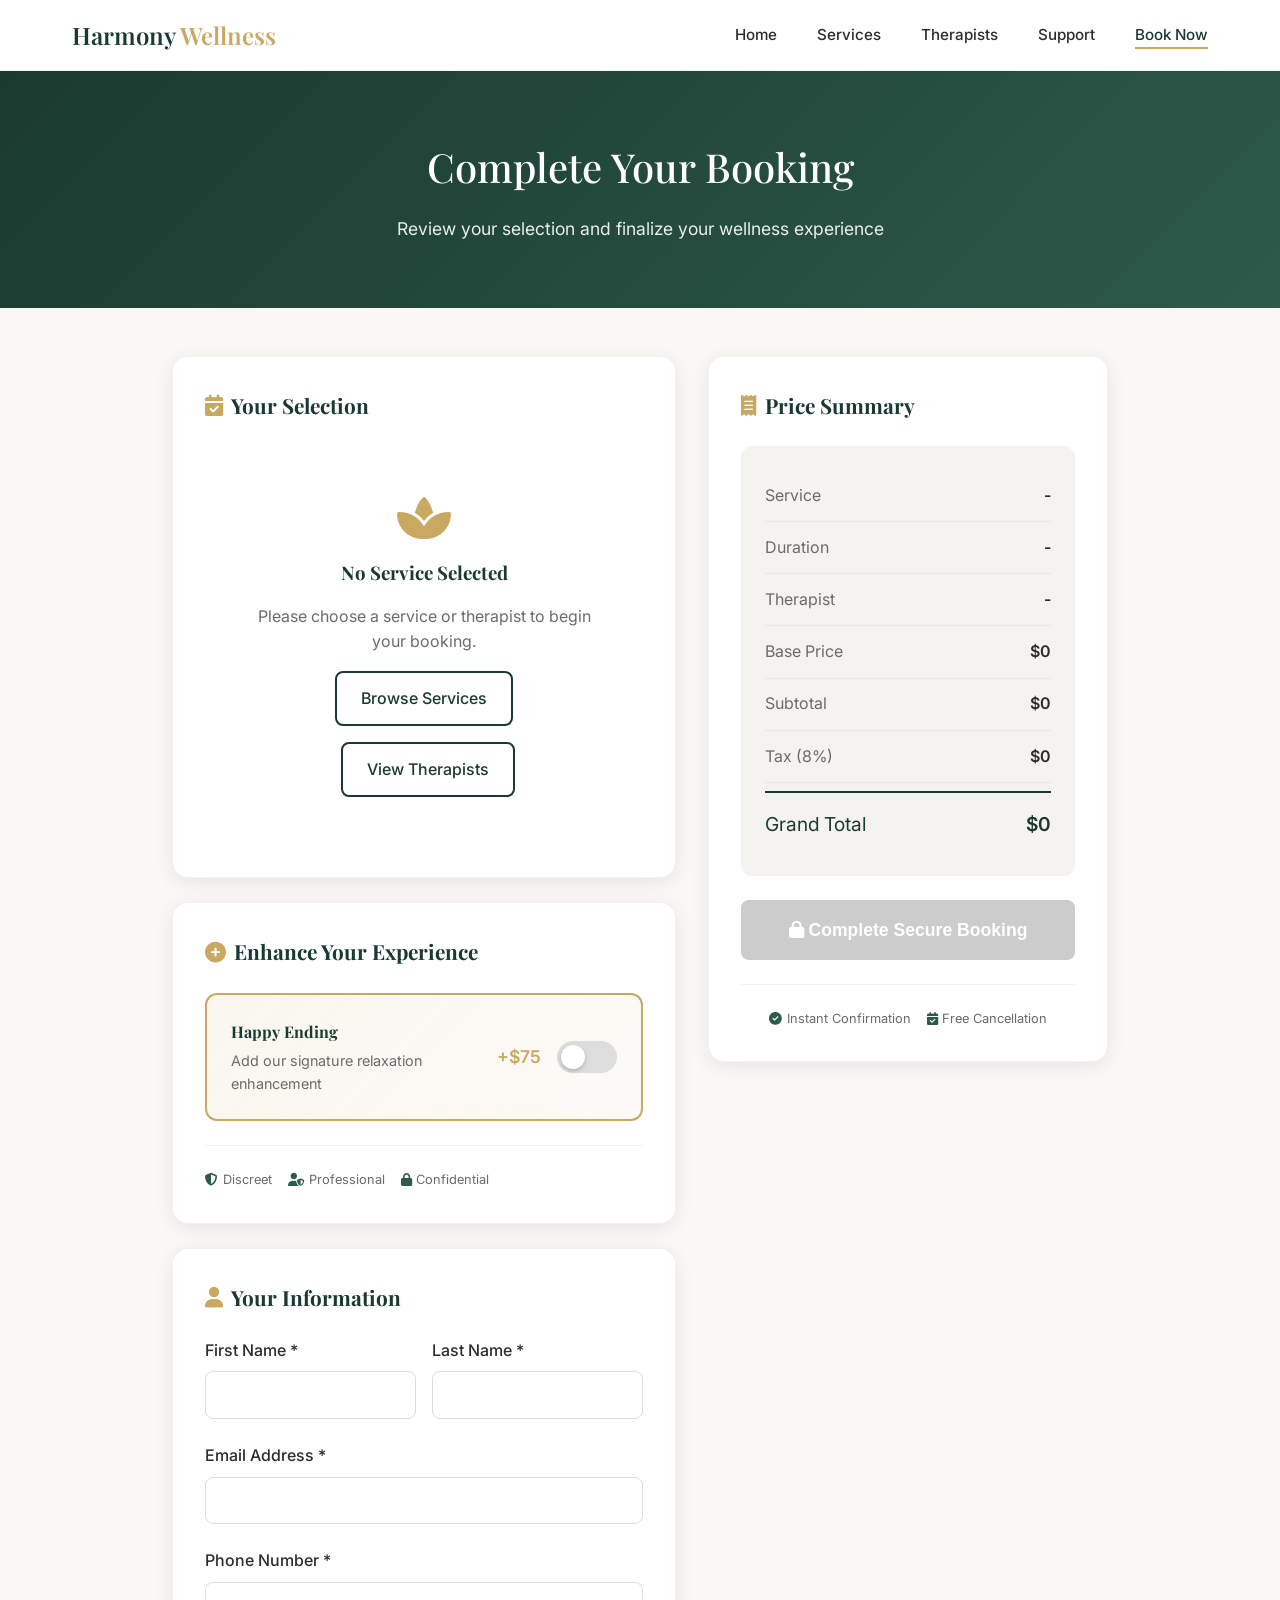
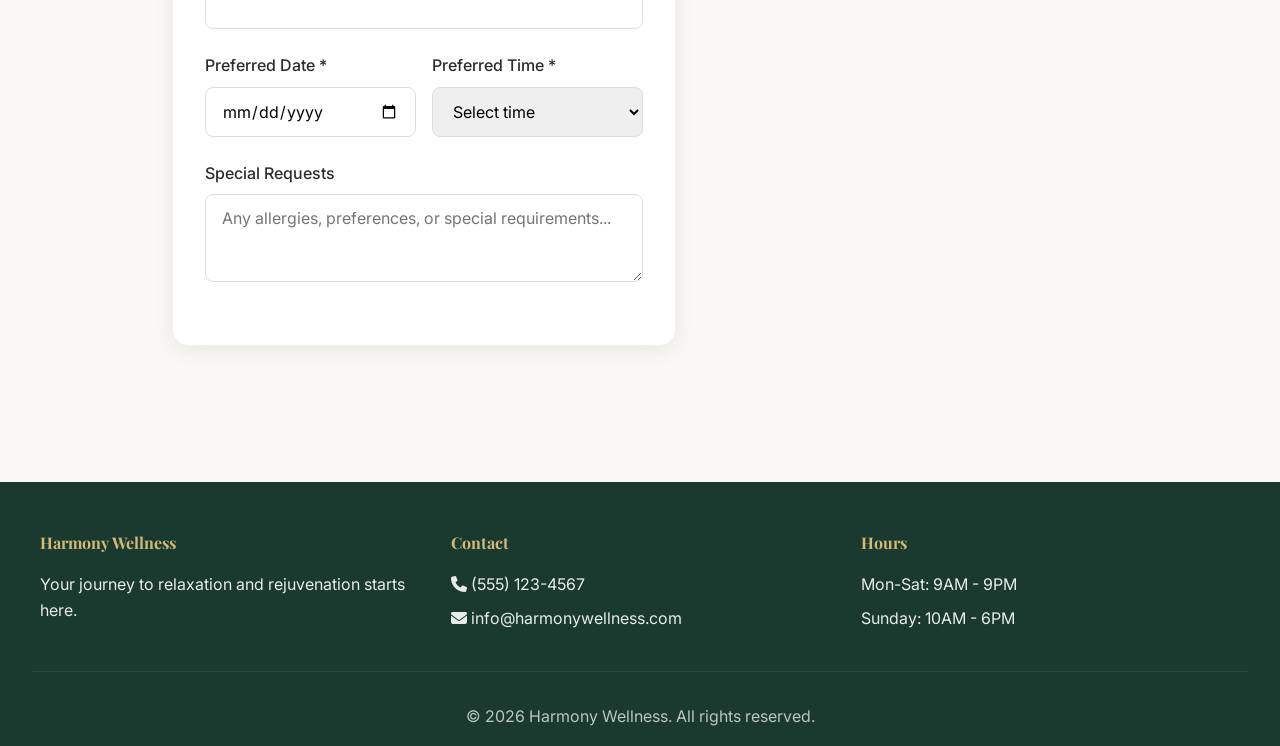
<file: checkout.html>
<!DOCTYPE html>
<html lang="en">
<head>
    <meta charset="UTF-8">
    <meta name="viewport" content="width=device-width, initial-scale=1.0">
    <title>Complete Your Booking | Harmony Wellness</title>
    <link href="https://fonts.googleapis.com/css2?family=Playfair+Display:wght@400;500;600;700&family=Inter:wght@300;400;500;600&display=swap" rel="stylesheet">
    <link rel="stylesheet" href="https://cdnjs.cloudflare.com/ajax/libs/font-awesome/6.4.0/css/all.min.css">
    <style>
        :root {
            --primary: #1a3a2f;
            --primary-light: #2d5a4a;
            --accent: #c9a962;
            --accent-light: #d4b978;
            --bg-cream: #faf8f5;
            --bg-light: #f5f3f0;
            --text-dark: #2c2c2c;
            --text-muted: #6b6b6b;
            --white: #ffffff;
            --shadow: 0 4px 20px rgba(0,0,0,0.08);
            --shadow-hover: 0 8px 30px rgba(0,0,0,0.12);
            --success: #2d5a4a;
            --error: #c44d4d;
        }
        
        * {
            margin: 0;
            padding: 0;
            box-sizing: border-box;
        }
        
        body {
            font-family: 'Inter', sans-serif;
            background-color: var(--bg-cream);
            color: var(--text-dark);
            line-height: 1.6;
        }
        
        h1, h2, h3, h4 {
            font-family: 'Playfair Display', serif;
        }
        
        /* Navigation */
        nav {
            position: sticky;
            top: 0;
            background: rgba(255,255,255,0.98);
            backdrop-filter: blur(10px);
            border-bottom: 1px solid rgba(0,0,0,0.05);
            z-index: 1000;
            padding: 1rem 0;
        }
        
        .nav-container {
            max-width: 1200px;
            margin: 0 auto;
            padding: 0 2rem;
            display: flex;
            justify-content: space-between;
            align-items: center;
        }
        
        .logo {
            font-family: 'Playfair Display', serif;
            font-size: 1.5rem;
            font-weight: 600;
            color: var(--primary);
            text-decoration: none;
        }
        
        .logo span {
            color: var(--accent);
        }
        
        .nav-links {
            display: flex;
            gap: 2.5rem;
            list-style: none;
        }
        
        .nav-links a {
            text-decoration: none;
            color: var(--text-dark);
            font-weight: 500;
            font-size: 0.95rem;
            transition: color 0.3s;
            position: relative;
        }
        
        .nav-links a:hover,
        .nav-links a.active {
            color: var(--primary);
        }
        
        .nav-links a.active::after {
            content: '';
            position: absolute;
            bottom: -5px;
            left: 0;
            width: 100%;
            height: 2px;
            background: var(--accent);
        }
        
        .mobile-menu {
            display: none;
            font-size: 1.5rem;
            cursor: pointer;
        }
        
        @media (max-width: 768px) {
            .nav-links {
                display: none;
                position: absolute;
                top: 100%;
                left: 0;
                width: 100%;
                background: var(--white);
                flex-direction: column;
                padding: 1rem;
                gap: 1rem;
                box-shadow: var(--shadow);
            }
            
            .nav-links.active {
                display: flex;
            }
            
            .mobile-menu {
                display: block;
            }
        }
    </style>
</head>
<body>
    <nav>
        <div class="nav-container">
            <a href="index.html" class="logo">Harmony <span>Wellness</span></a>
            <ul class="nav-links" id="navLinks">
                <li><a href="index.html">Home</a></li>
                <li><a href="services.html">Services</a></li>
                <li><a href="therapists.html">Therapists</a></li>
                <li><a href="support.html">Support</a></li>
                <li><a href="checkout.html" class="active">Book Now</a></li>
            </ul>
            <div class="mobile-menu" onclick="toggleNav()">
                <i class="fas fa-bars"></i>
            </div>
        </div>
    </nav>
        <!-- Hero Section -->
    <section class="hero">
        <div class="hero-content">
            <h1>Complete Your Booking</h1>
            <p>Review your selection and finalize your wellness experience</p>
        </div>
    </section>

    <style>
        .hero {
            background: linear-gradient(135deg, var(--primary) 0%, var(--primary-light) 100%);
            color: var(--white);
            padding: 4rem 2rem;
            text-align: center;
        }
        
        .hero-content h1 {
            font-size: 2.5rem;
            margin-bottom: 1rem;
            font-weight: 500;
        }
        
        .hero-content p {
            font-size: 1.1rem;
            opacity: 0.9;
        }
        
        @media (max-width: 768px) {
            .hero-content h1 {
                font-size: 2rem;
            }
        }
        
        /* Main Checkout Container */
        .checkout-container {
            max-width: 1000px;
            margin: 0 auto;
            padding: 3rem 2rem;
        }
        
        .checkout-grid {
            display: grid;
            grid-template-columns: 1fr 400px;
            gap: 2rem;
        }
        
        @media (max-width: 900px) {
            .checkout-grid {
                grid-template-columns: 1fr;
            }
        }
        
        /* Cards */
        .card {
            background: var(--white);
            border-radius: 16px;
            padding: 2rem;
            box-shadow: var(--shadow);
            border: 1px solid rgba(0,0,0,0.05);
            margin-bottom: 1.5rem;
        }
        
        .card h2 {
            font-size: 1.3rem;
            color: var(--primary);
            margin-bottom: 1.5rem;
            display: flex;
            align-items: center;
            gap: 0.5rem;
        }
        
        .card h2 i {
            color: var(--accent);
        }
        
        /* Form Elements */
        .form-group {
            margin-bottom: 1.5rem;
        }
        
        .form-group label {
            display: block;
            margin-bottom: 0.5rem;
            font-weight: 500;
            color: var(--text-dark);
        }
        
        .form-group input,
        .form-group select,
        .form-group textarea {
            width: 100%;
            padding: 0.8rem 1rem;
            border: 1px solid #ddd;
            border-radius: 8px;
            font-family: 'Inter', sans-serif;
            font-size: 1rem;
            transition: border-color 0.3s;
        }
        
        .form-group input:focus,
        .form-group select:focus,
        .form-group textarea:focus {
            outline: none;
            border-color: var(--primary);
        }
        
        .form-row {
            display: grid;
            grid-template-columns: 1fr 1fr;
            gap: 1rem;
        }
        
        @media (max-width: 600px) {
            .form-row {
                grid-template-columns: 1fr;
            }
        }
        
        /* Selection Display */
        .selection-display {
            background: var(--bg-light);
            padding: 1.5rem;
            border-radius: 12px;
            margin-bottom: 1.5rem;
        }
        
        .selection-item {
            display: flex;
            justify-content: space-between;
            align-items: center;
            padding: 0.8rem 0;
            border-bottom: 1px solid rgba(0,0,0,0.05);
        }
        
        .selection-item:last-child {
            border-bottom: none;
        }
        
        .selection-label {
            color: var(--text-muted);
            font-size: 0.9rem;
        }
        
        .selection-value {
            font-weight: 600;
            color: var(--primary);
        }
        
        .selection-value.price {
            color: var(--accent);
            font-size: 1.1rem;
        }
        
        /* Toggle Switch */
        .toggle-container {
            display: flex;
            align-items: center;
            justify-content: space-between;
            padding: 1.5rem;
            background: linear-gradient(135deg, rgba(201,169,98,0.1) 0%, rgba(201,169,98,0.05) 100%);
            border-radius: 12px;
            border: 2px solid var(--accent);
            margin-bottom: 1.5rem;
            cursor: pointer;
            transition: all 0.3s;
        }
        
        .toggle-container:hover {
            box-shadow: 0 4px 12px rgba(201,169,98,0.2);
        }
        
        .toggle-container.active {
            background: linear-gradient(135deg, rgba(201,169,98,0.2) 0%, rgba(201,169,98,0.1) 100%);
        }
        
        .toggle-info h4 {
            color: var(--primary);
            margin-bottom: 0.3rem;
        }
        
        .toggle-info p {
            color: var(--text-muted);
            font-size: 0.9rem;
        }
        
        .toggle-switch {
            position: relative;
            width: 60px;
            height: 32px;
            background: #ddd;
            border-radius: 16px;
            transition: background 0.3s;
        }
        
        .toggle-switch.active {
            background: var(--accent);
        }
        
        .toggle-switch::after {
            content: '';
            position: absolute;
            width: 24px;
            height: 24px;
            background: var(--white);
            border-radius: 50%;
            top: 4px;
            left: 4px;
            transition: transform 0.3s;
            box-shadow: 0 2px 4px rgba(0,0,0,0.2);
        }
        
        .toggle-switch.active::after {
            transform: translateX(28px);
        }
        
        .toggle-price {
            font-weight: 600;
            color: var(--accent);
            font-size: 1.1rem;
        }
        
        /* Price Summary */
        .price-summary {
            background: var(--bg-light);
            padding: 1.5rem;
            border-radius: 12px;
        }
        
        .price-row {
            display: flex;
            justify-content: space-between;
            padding: 0.8rem 0;
            border-bottom: 1px solid rgba(0,0,0,0.05);
        }
        
        .price-row.total {
            border-top: 2px solid var(--primary);
            border-bottom: none;
            margin-top: 0.5rem;
            padding-top: 1rem;
        }
        
        .price-label {
            color: var(--text-muted);
        }
        
        .price-value {
            font-weight: 600;
            color: var(--text-dark);
        }
        
        .price-row.total .price-label,
        .price-row.total .price-value {
            font-size: 1.2rem;
            color: var(--primary);
        }
        
        .price-value.highlight {
            color: var(--accent);
        }
        
        /* Trust Badges */
        .trust-badges {
            display: flex;
            gap: 1rem;
            margin-top: 1.5rem;
            padding-top: 1.5rem;
            border-top: 1px solid rgba(0,0,0,0.05);
        }
        
        .trust-badge {
            display: flex;
            align-items: center;
            gap: 0.3rem;
            font-size: 0.8rem;
            color: var(--text-muted);
        }
        
        .trust-badge i {
            color: var(--success);
        }
        
        /* Submit Button */
        .btn-submit {
            width: 100%;
            background: var(--primary);
            color: var(--white);
            border: none;
            padding: 1.2rem;
            border-radius: 8px;
            font-weight: 600;
            font-size: 1.1rem;
            cursor: pointer;
            transition: all 0.3s;
            margin-top: 1.5rem;
        }
        
        .btn-submit:hover {
            background: var(--primary-light);
            transform: translateY(-2px);
            box-shadow: 0 4px 12px rgba(26,58,47,0.3);
        }
        
        .btn-submit:disabled {
            background: #ccc;
            cursor: not-allowed;
            transform: none;
        }
        
        /* Alert Messages */
        .alert {
            padding: 1rem;
            border-radius: 8px;
            margin-bottom: 1rem;
            display: none;
        }
        
        .alert.show {
            display: block;
        }
        
        .alert-error {
            background: rgba(196,77,77,0.1);
            color: var(--error);
            border: 1px solid var(--error);
        }
        
        .alert-success {
            background: rgba(45,90,74,0.1);
            color: var(--success);
            border: 1px solid var(--success);
        }
        
        /* Empty State */
        .empty-state {
            text-align: center;
            padding: 3rem;
            color: var(--text-muted);
        }
        
        .empty-state i {
            font-size: 3rem;
            margin-bottom: 1rem;
            color: var(--accent);
        }
        
        .empty-state h3 {
            margin-bottom: 1rem;
            color: var(--primary);
        }
        
        .btn-outline {
            display: inline-block;
            padding: 0.8rem 1.5rem;
            border: 2px solid var(--primary);
            color: var(--primary);
            text-decoration: none;
            border-radius: 8px;
            font-weight: 500;
            margin-top: 1rem;
            transition: all 0.3s;
        }
        
        .btn-outline:hover {
            background: var(--primary);
            color: var(--white);
        }
    </style>
        <div class="checkout-container">
        <div id="alertContainer"></div>
        
        <div class="checkout-grid">
            <!-- Left Column: Booking Details -->
            <div class="left-column">
                <!-- Current Selection Card -->
                <div class="card">
                    <h2><i class="fas fa-calendar-check"></i> Your Selection</h2>
                    
                    <div id="selectionDisplay" class="selection-display">
                        <div class="selection-item">
                            <span class="selection-label">Service:</span>
                            <span class="selection-value" id="displayService">Not selected</span>
                        </div>
                        <div class="selection-item">
                            <span class="selection-label">Duration:</span>
                            <span class="selection-value" id="displayDuration">-</span>
                        </div>
                        <div class="selection-item">
                            <span class="selection-label">Therapist:</span>
                            <span class="selection-value" id="displayTherapist">Not selected</span>
                        </div>
                        <div class="selection-item">
                            <span class="selection-label">Base Price:</span>
                            <span class="selection-value price" id="displayBasePrice">$0</span>
                        </div>
                    </div>
                    
                    <div id="emptyState" class="empty-state" style="display: none;">
                        <i class="fas fa-spa"></i>
                        <h3>No Service Selected</h3>
                        <p>Please choose a service or therapist to begin your booking.</p>
                        <a href="services.html" class="btn-outline">Browse Services</a>
                        <a href="therapists.html" class="btn-outline" style="margin-left: 0.5rem;">View Therapists</a>
                    </div>
                </div>
                
                <!-- Service Selection (if coming from therapists page) -->
                <div class="card" id="serviceSelectionCard" style="display: none;">
                    <h2><i class="fas fa-list"></i> Select a Service</h2>
                    <div class="form-group">
                        <label>Choose Your Treatment *</label>
                        <select id="serviceSelect" onchange="updateServiceFromSelect()">
                            <option value="">-- Select a Service --</option>
                            <option value="swedish" data-base="120">Swedish Massage - $120</option>
                            <option value="deeptissue" data-base="140">Deep Tissue Massage - $140</option>
                            <option value="hotstone" data-base="160">Hot Stone Therapy - $160</option>
                            <option value="aroma" data-base="130">Aromatherapy Massage - $130</option>
                            <option value="sports" data-base="150">Sports Massage - $150</option>
                            <option value="couples" data-base="240">Couples Massage - $240</option>
                        </select>
                    </div>
                    <div class="form-group">
                        <label>Duration *</label>
                        <select id="durationSelect" onchange="updateDuration()">
                            <option value="60" data-multiplier="1">60 minutes</option>
                            <option value="90" data-multiplier="1.4">90 minutes (+40%)</option>
                            <option value="120" data-multiplier="1.8">120 minutes (+80%)</option>
                        </select>
                    </div>
                </div>
                
                <!-- Add-on Toggle -->
                <div class="card">
                    <h2><i class="fas fa-plus-circle"></i> Enhance Your Experience</h2>
                    
                    <div class="toggle-container" id="addonToggle" onclick="toggleAddon()">
                        <div class="toggle-info">
                            <h4>Happy Ending</h4>
                            <p>Add our signature relaxation enhancement</p>
                        </div>
                        <div style="display: flex; align-items: center; gap: 1rem;">
                            <span class="toggle-price">+$75</span>
                            <div class="toggle-switch" id="toggleSwitch"></div>
                        </div>
                    </div>
                    
                    <div class="trust-badges">
                        <div class="trust-badge">
                            <i class="fas fa-shield-alt"></i>
                            <span>Discreet</span>
                        </div>
                        <div class="trust-badge">
                            <i class="fas fa-user-shield"></i>
                            <span>Professional</span>
                        </div>
                        <div class="trust-badge">
                            <i class="fas fa-lock"></i>
                            <span>Confidential</span>
                        </div>
                    </div>
                </div>
                
                <!-- Personal Details -->
                <div class="card">
                    <h2><i class="fas fa-user"></i> Your Information</h2>
                    <form id="bookingForm" onsubmit="submitBooking(event)">
                        <div class="form-row">
                            <div class="form-group">
                                <label>First Name *</label>
                                <input type="text" id="firstName" required>
                            </div>
                            <div class="form-group">
                                <label>Last Name *</label>
                                <input type="text" id="lastName" required>
                            </div>
                        </div>
                        
                        <div class="form-group">
                            <label>Email Address *</label>
                            <input type="email" id="email" required>
                        </div>
                        
                        <div class="form-group">
                            <label>Phone Number *</label>
                            <input type="tel" id="phone" required>
                        </div>
                        
                        <div class="form-row">
                            <div class="form-group">
                                <label>Preferred Date *</label>
                                <input type="date" id="bookingDate" required>
                            </div>
                            <div class="form-group">
                                <label>Preferred Time *</label>
                                <select id="bookingTime" required>
                                    <option value="">Select time</option>
                                    <option value="09:00">9:00 AM</option>
                                    <option value="10:00">10:00 AM</option>
                                    <option value="11:00">11:00 AM</option>
                                    <option value="12:00">12:00 PM</option>
                                    <option value="13:00">1:00 PM</option>
                                    <option value="14:00">2:00 PM</option>
                                    <option value="15:00">3:00 PM</option>
                                    <option value="16:00">4:00 PM</option>
                                    <option value="17:00">5:00 PM</option>
                                    <option value="18:00">6:00 PM</option>
                                    <option value="19:00">7:00 PM</option>
                                    <option value="20:00">8:00 PM</option>
                                </select>
                            </div>
                        </div>
                        
                        <div class="form-group">
                            <label>Special Requests</label>
                            <textarea id="requests" rows="3" placeholder="Any allergies, preferences, or special requirements..."></textarea>
                        </div>
                    </form>
                </div>
            </div>
            
            <!-- Right Column: Price Summary -->
            <div class="right-column">
                <div class="card" style="position: sticky; top: 100px;">
                    <h2><i class="fas fa-receipt"></i> Price Summary</h2>
                    
                    <div class="price-summary">
                        <div class="price-row">
                            <span class="price-label">Service</span>
                            <span class="price-value" id="summaryService">-</span>
                        </div>
                        <div class="price-row">
                            <span class="price-label">Duration</span>
                            <span class="price-value" id="summaryDuration">-</span>
                        </div>
                        <div class="price-row">
                            <span class="price-label">Therapist</span>
                            <span class="price-value" id="summaryTherapist">-</span>
                        </div>
                        <div class="price-row">
                            <span class="price-label">Base Price</span>
                            <span class="price-value" id="summaryBasePrice">$0</span>
                        </div>
                        <div class="price-row" id="addonRow" style="display: none;">
                            <span class="price-label">Happy Ending</span>
                            <span class="price-value highlight">+$75</span>
                        </div>
                        <div class="price-row">
                            <span class="price-label">Subtotal</span>
                            <span class="price-value" id="summarySubtotal">$0</span>
                        </div>
                        <div class="price-row">
                            <span class="price-label">Tax (8%)</span>
                            <span class="price-value" id="summaryTax">$0</span>
                        </div>
                        <div class="price-row total">
                            <span class="price-label">Grand Total</span>
                            <span class="price-value" id="summaryTotal">$0</span>
                        </div>
                    </div>
                    
                    <button type="submit" form="bookingForm" class="btn-submit" id="submitBtn">
                        <i class="fas fa-lock"></i> Complete Secure Booking
                    </button>
                    
                    <div class="trust-badges" style="justify-content: center;">
                        <div class="trust-badge">
                            <i class="fas fa-check-circle"></i>
                            <span>Instant Confirmation</span>
                        </div>
                        <div class="trust-badge">
                            <i class="fas fa-calendar-check"></i>
                            <span>Free Cancellation</span>
                        </div>
                    </div>
                </div>
            </div>
        </div>
    </div>
              <!-- Footer -->
    <footer>
        <div class="footer-content">
            <div class="footer-section">
                <h4>Harmony Wellness</h4>
                <p>Your journey to relaxation and rejuvenation starts here.</p>
            </div>
            <div class="footer-section">
                <h4>Contact</h4>
                <p><i class="fas fa-phone"></i> (555) 123-4567</p>
                <p><i class="fas fa-envelope"></i> info@harmonywellness.com</p>
            </div>
            <div class="footer-section">
                <h4>Hours</h4>
                <p>Mon-Sat: 9AM - 9PM</p>
                <p>Sunday: 10AM - 6PM</p>
            </div>
        </div>
        <div class="footer-bottom">
            <p>&copy; 2026 Harmony Wellness. All rights reserved.</p>
        </div>
    </footer>

    <style>
        footer {
            background: var(--primary);
            color: var(--white);
            padding: 3rem 2rem 1rem;
            margin-top: 4rem;
        }
        
        .footer-content {
            max-width: 1200px;
            margin: 0 auto;
            display: grid;
            grid-template-columns: repeat(auto-fit, minmax(250px, 1fr));
            gap: 2rem;
            margin-bottom: 2rem;
        }
        
        .footer-section h4 {
            font-family: 'Playfair Display', serif;
            margin-bottom: 1rem;
            color: var(--accent-light);
        }
        
        .footer-section p {
            opacity: 0.9;
            margin-bottom: 0.5rem;
        }
        
        .footer-bottom {
            text-align: center;
            padding-top: 2rem;
            border-top: 1px solid rgba(255,255,255,0.1);
            opacity: 0.7;
        }
    </style>

    <script>
        // Global booking state
        let bookingState = {
            service: '',
            serviceName: '',
            duration: '60',
            basePrice: 0,
            therapist: '',
            therapistName: '',
            therapistTitle: '',
            addon: false,
            addonPrice: 75,
            source: ''
        };
        
        // Service name mapping
        const serviceNames = {
            'swedish': 'Swedish Massage',
            'deeptissue': 'Deep Tissue Massage',
            'hotstone': 'Hot Stone Therapy',
            'aroma': 'Aromatherapy Massage',
            'sports': 'Sports Massage',
            'couples': 'Couples Massage'
        };
        
        // Initialize on page load
        document.addEventListener('DOMContentLoaded', function() {
            loadBookingData();
            setMinDate();
        });
        
        // Mobile Navigation
        function toggleNav() {
            document.getElementById('navLinks').classList.toggle('active');
        }
        
        // Set minimum date to today
        function setMinDate() {
            const today = new Date().toISOString().split('T')[0];
            document.getElementById('bookingDate').min = today;
        }
        
        // Load booking data from URL params or localStorage
        function loadBookingData() {
            const urlParams = new URLSearchParams(window.location.search);
            const savedData = localStorage.getItem('harmony_booking');
            
            // Try URL params first, fallback to localStorage
            if (urlParams.has('source')) {
                bookingState.source = urlParams.get('source');
                
                if (bookingState.source === 'services') {
                    // Coming from services page
                    bookingState.service = urlParams.get('service') || '';
                    bookingState.serviceName = urlParams.get('serviceName') || '';
                    bookingState.duration = urlParams.get('duration') || '60';
                    bookingState.basePrice = parseInt(urlParams.get('price')) || 0;
                } else if (bookingState.source === 'therapists') {
                    // Coming from therapists page
                    bookingState.therapist = urlParams.get('therapist') || '';
                    bookingState.therapistName = urlParams.get('therapistName') || '';
                    bookingState.therapistTitle = urlParams.get('therapistTitle') || '';
                    // Will need to select service
                }
            } else if (savedData) {
                // Fallback to localStorage
                const parsed = JSON.parse(savedData);
                bookingState = { ...bookingState, ...parsed };
            }
            
            updateDisplay();
        }
        
        // Update all displays
        function updateDisplay() {
            const hasService = bookingState.service && bookingState.basePrice > 0;
            const hasTherapist = bookingState.therapist !== '';
            
            // Show/hide empty state
            if (!hasService && !hasTherapist) {
                document.getElementById('emptyState').style.display = 'block';
                document.getElementById('selectionDisplay').style.display = 'none';
                document.getElementById('submitBtn').disabled = true;
                return;
            }
            
            document.getElementById('emptyState').style.display = 'none';
            document.getElementById('selectionDisplay').style.display = 'block';
            document.getElementById('submitBtn').disabled = false;
            
            // Show service selection if coming from therapists page without service
            if (bookingState.source === 'therapists' && !hasService) {
                document.getElementById('serviceSelectionCard').style.display = 'block';
            } else {
                document.getElementById('serviceSelectionCard').style.display = 'none';
            }
            
            // Update selection display
            document.getElementById('displayService').textContent = bookingState.serviceName || 'Not selected';
            document.getElementById('displayDuration').textContent = bookingState.duration ? bookingState.duration + ' min' : '-';
            document.getElementById('displayTherapist').textContent = bookingState.therapistName || 'No preference';
            document.getElementById('displayBasePrice').textContent = '$' + bookingState.basePrice;
            
            // Update summary
            document.getElementById('summaryService').textContent = bookingState.serviceName || '-';
            document.getElementById('summaryDuration').textContent = bookingState.duration ? bookingState.duration + ' min' : '-';
            document.getElementById('summaryTherapist').textContent = bookingState.therapistName || 'No preference';
            document.getElementById('summaryBasePrice').textContent = '$' + bookingState.basePrice;
            
            // Calculate and display prices
            calculateTotal();
        }
        
        // Update service from dropdown (when coming from therapists page)
        function updateServiceFromSelect() {
            const select = document.getElementById('serviceSelect');
            const selectedOption = select.options[select.selectedIndex];
            
            if (select.value) {
                bookingState.service = select.value;
                bookingState.serviceName = serviceNames[select.value];
                bookingState.basePrice = parseInt(selectedOption.dataset.base);
                
                // Apply duration multiplier
                updateDuration();
            } else {
                bookingState.service = '';
                bookingState.serviceName = '';
                bookingState.basePrice = 0;
            }
            
            updateDisplay();
        }
        
        // Update duration
        function updateDuration() {
            const select = document.getElementById('durationSelect');
            const selectedOption = select.options[select.selectedIndex];
            
            bookingState.duration = select.value;
            
            // Recalculate base price with multiplier
            if (bookingState.service) {
                const serviceSelect = document.getElementById('serviceSelect');
                const selectedService = serviceSelect.options[serviceSelect.selectedIndex];
                const basePrice = parseInt(selectedService.dataset.base);
                const multiplier = parseFloat(selectedOption.dataset.multiplier);
                bookingState.basePrice = Math.round(basePrice * multiplier);
            }
            
            updateDisplay();
        }
        
        // Toggle Happy Ending add-on
        function toggleAddon() {
            bookingState.addon = !bookingState.addon;
            
            const toggleContainer = document.getElementById('addonToggle');
            const toggleSwitch = document.getElementById('toggleSwitch');
            const addonRow = document.getElementById('addonRow');
            
            if (bookingState.addon) {
                toggleContainer.classList.add('active');
                toggleSwitch.classList.add('active');
                addonRow.style.display = 'flex';
            } else {
                toggleContainer.classList.remove('active');
                toggleSwitch.classList.remove('active');
                addonRow.style.display = 'none';
            }
            
            calculateTotal();
        }
        
        // Calculate all prices
        function calculateTotal() {
            const basePrice = bookingState.basePrice || 0;
            const addonPrice = bookingState.addon ? bookingState.addonPrice : 0;
            const subtotal = basePrice + addonPrice;
            const tax = Math.round(subtotal * 0.08);
            const total = subtotal + tax;
            
            // Update summary display
            document.getElementById('summarySubtotal').textContent = '$' + subtotal;
            document.getElementById('summaryTax').textContent = '$' + tax;
            document.getElementById('summaryTotal').textContent = '$' + total;
            
            // Ensure never shows $0 if service selected
            if (basePrice === 0 && bookingState.service) {
                document.getElementById('summaryTotal').textContent = 'Select duration';
                document.getElementById('submitBtn').disabled = true;
            } else if (basePrice === 0) {
                document.getElementById('submitBtn').disabled = true;
            } else {
                document.getElementById('submitBtn').disabled = false;
            }
            
            // Save to localStorage
            saveBookingData();
        }
        
        // Save current state to localStorage
        function saveBookingData() {
            localStorage.setItem('harmony_booking', JSON.stringify(bookingState));
        }
        
        // Submit booking and redirect to payment page
        function submitBooking(event) {
            event.preventDefault();
            event.stopPropagation();
            
            // Validation
            if (!bookingState.service || bookingState.basePrice === 0) {
                showAlert('Please select a service first', 'error');
                return;
            }
            
            // Collect form data
            const formData = {
                firstName: document.getElementById('firstName').value,
                lastName: document.getElementById('lastName').value,
                email: document.getElementById('email').value,
                phone: document.getElementById('phone').value,
                date: document.getElementById('bookingDate').value,
                time: document.getElementById('bookingTime').value,
                requests: document.getElementById('requests').value,
                ...bookingState
            };
            
            // Calculate final totals
            const subtotal = bookingState.basePrice + (bookingState.addon ? bookingState.addonPrice : 0);
            const tax = Math.round(subtotal * 0.08);
            const total = subtotal + tax;
            
            formData.subtotal = subtotal;
            formData.tax = tax;
            formData.total = total;
            
            // Save complete booking
            localStorage.setItem('harmony_completed_booking', JSON.stringify(formData));
            
            // Redirect to payment page
            window.location.href = 'payment.html';
            
            return false;
        }
        
        // Show alert message
        function showAlert(message, type) {
            const container = document.getElementById('alertContainer');
            const alert = document.createElement('div');
            alert.className = 'alert alert-' + type + ' show';
            alert.textContent = message;
            container.innerHTML = '';
            container.appendChild(alert);
            
            setTimeout(function() {
                alert.classList.remove('show');
            }, 5000);
        }
        
        // Close mobile menu when clicking outside
        document.addEventListener('click', function(e) {
            const nav = document.querySelector('nav');
            const navLinks = document.getElementById('navLinks');
            if (!nav.contains(e.target) && navLinks.classList.contains('active')) {
                navLinks.classList.remove('active');
            }
        });
    </script>
</body>
</html>
</file>
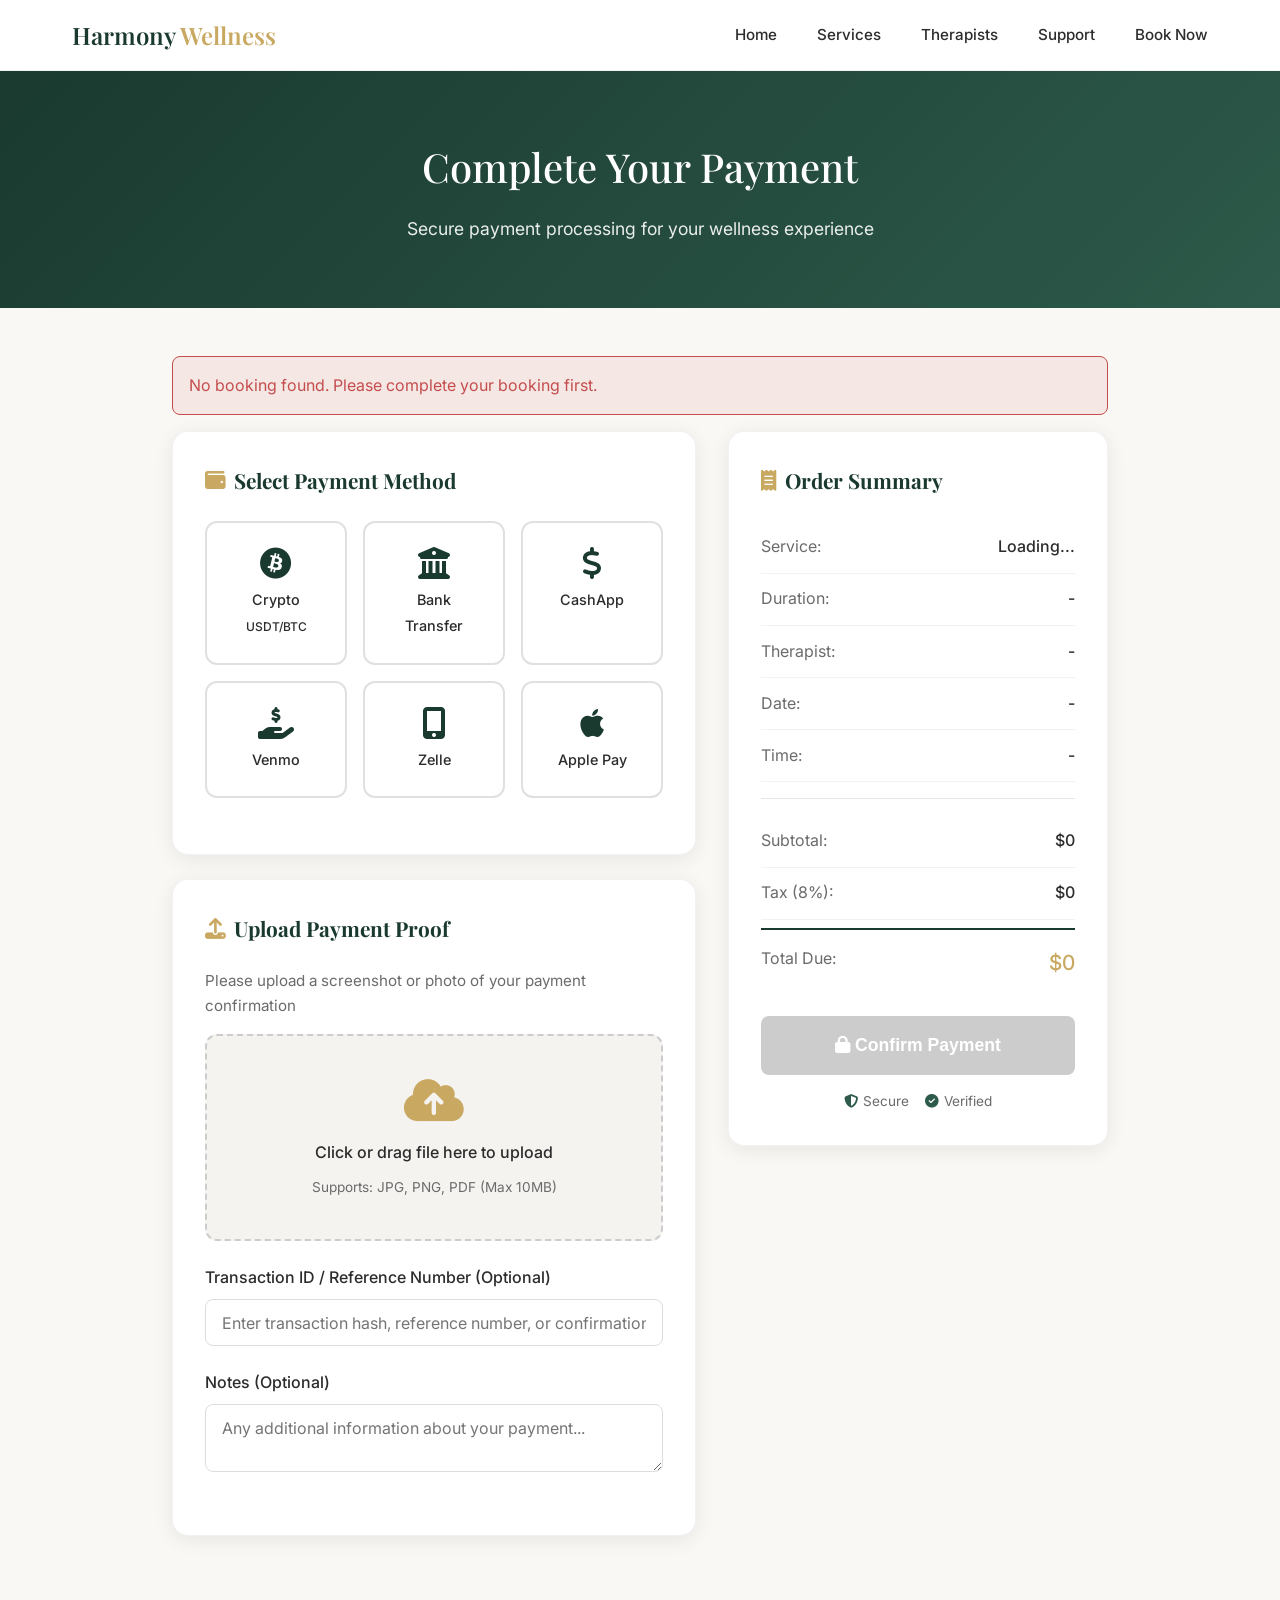
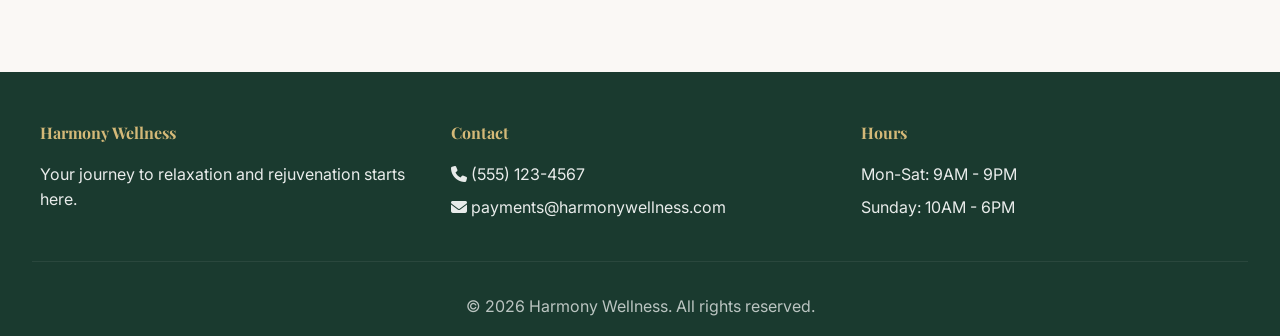
<file: payment.html>
<!DOCTYPE html>
<html lang="en">
<head>
    <meta charset="UTF-8">
    <meta name="viewport" content="width=device-width, initial-scale=1.0">
    <title>Payment | Harmony Wellness</title>
    <link href="https://fonts.googleapis.com/css2?family=Playfair+Display:wght@400;500;600;700&family=Inter:wght@300;400;500;600&display=swap" rel="stylesheet">
    <link rel="stylesheet" href="https://cdnjs.cloudflare.com/ajax/libs/font-awesome/6.4.0/css/all.min.css">
    <style>
        :root {
            --primary: #1a3a2f;
            --primary-light: #2d5a4a;
            --accent: #c9a962;
            --accent-light: #d4b978;
            --bg-cream: #faf8f5;
            --bg-light: #f5f3f0;
            --text-dark: #2c2c2c;
            --text-muted: #6b6b6b;
            --white: #ffffff;
            --shadow: 0 4px 20px rgba(0,0,0,0.08);
            --shadow-hover: 0 8px 30px rgba(0,0,0,0.12);
            --success: #2d5a4a;
            --error: #c44d4d;
            --warning: #f0ad4e;
        }
        
        * {
            margin: 0;
            padding: 0;
            box-sizing: border-box;
        }
        
        body {
            font-family: 'Inter', sans-serif;
            background-color: var(--bg-cream);
            color: var(--text-dark);
            line-height: 1.6;
        }
        
        h1, h2, h3, h4 {
            font-family: 'Playfair Display', serif;
        }
        
        /* Navigation */
        nav {
            position: sticky;
            top: 0;
            background: rgba(255,255,255,0.98);
            backdrop-filter: blur(10px);
            border-bottom: 1px solid rgba(0,0,0,0.05);
            z-index: 1000;
            padding: 1rem 0;
        }
        
        .nav-container {
            max-width: 1200px;
            margin: 0 auto;
            padding: 0 2rem;
            display: flex;
            justify-content: space-between;
            align-items: center;
        }
        
        .logo {
            font-family: 'Playfair Display', serif;
            font-size: 1.5rem;
            font-weight: 600;
            color: var(--primary);
            text-decoration: none;
        }
        
        .logo span {
            color: var(--accent);
        }
        
        .nav-links {
            display: flex;
            gap: 2.5rem;
            list-style: none;
        }
        
        .nav-links a {
            text-decoration: none;
            color: var(--text-dark);
            font-weight: 500;
            font-size: 0.95rem;
            transition: color 0.3s;
            position: relative;
        }
        
        .nav-links a:hover,
        .nav-links a.active {
            color: var(--primary);
        }
        
        .nav-links a.active::after {
            content: '';
            position: absolute;
            bottom: -5px;
            left: 0;
            width: 100%;
            height: 2px;
            background: var(--accent);
        }
        
        .mobile-menu {
            display: none;
            font-size: 1.5rem;
            cursor: pointer;
        }
        
        @media (max-width: 768px) {
            .nav-links {
                display: none;
                position: absolute;
                top: 100%;
                left: 0;
                width: 100%;
                background: var(--white);
                flex-direction: column;
                padding: 1rem;
                gap: 1rem;
                box-shadow: var(--shadow);
            }
            
            .nav-links.active {
                display: flex;
            }
            
            .mobile-menu {
                display: block;
            }
        }
    </style>
</head>
<body>
    <nav>
        <div class="nav-container">
            <a href="index.html" class="logo">Harmony <span>Wellness</span></a>
            <ul class="nav-links" id="navLinks">
                <li><a href="index.html">Home</a></li>
                <li><a href="services.html">Services</a></li>
                <li><a href="therapists.html">Therapists</a></li>
                <li><a href="support.html">Support</a></li>
                <li><a href="checkout.html">Book Now</a></li>
            </ul>
            <div class="mobile-menu" onclick="toggleNav()">
                <i class="fas fa-bars"></i>
            </div>
        </div>
    </nav>

    <!-- Hero Section -->
    <section class="hero">
        <div class="hero-content">
            <h1>Complete Your Payment</h1>
            <p>Secure payment processing for your wellness experience</p>
        </div>
    </section>

    <style>
        .hero {
            background: linear-gradient(135deg, var(--primary) 0%, var(--primary-light) 100%);
            color: var(--white);
            padding: 4rem 2rem;
            text-align: center;
        }
        
        .hero-content h1 {
            font-size: 2.5rem;
            margin-bottom: 1rem;
            font-weight: 500;
        }
        
        .hero-content p {
            font-size: 1.1rem;
            opacity: 0.9;
        }
        
        @media (max-width: 768px) {
            .hero-content h1 {
                font-size: 2rem;
            }
        }
        
        /* Main Container */
        .payment-container {
            max-width: 1000px;
            margin: 0 auto;
            padding: 3rem 2rem;
        }
        
        .payment-grid {
            display: grid;
            grid-template-columns: 1fr 380px;
            gap: 2rem;
        }
        
        @media (max-width: 900px) {
            .payment-grid {
                grid-template-columns: 1fr;
            }
        }
        
        /* Cards */
        .card {
            background: var(--white);
            border-radius: 16px;
            padding: 2rem;
            box-shadow: var(--shadow);
            border: 1px solid rgba(0,0,0,0.05);
            margin-bottom: 1.5rem;
        }
        
        .card h2 {
            font-size: 1.3rem;
            color: var(--primary);
            margin-bottom: 1.5rem;
            display: flex;
            align-items: center;
            gap: 0.5rem;
        }
        
        .card h2 i {
            color: var(--accent);
        }
        
        /* Payment Methods Grid */
        .payment-methods {
            display: grid;
            grid-template-columns: repeat(auto-fit, minmax(140px, 1fr));
            gap: 1rem;
            margin-bottom: 1.5rem;
        }
        
        .payment-method {
            border: 2px solid #e0e0e0;
            border-radius: 12px;
            padding: 1.5rem 1rem;
            text-align: center;
            cursor: pointer;
            transition: all 0.3s;
            background: var(--white);
        }
        
        .payment-method:hover {
            border-color: var(--accent);
            transform: translateY(-2px);
            box-shadow: var(--shadow);
        }
        
        .payment-method.active {
            border-color: var(--accent);
            background: linear-gradient(135deg, rgba(201,169,98,0.1) 0%, rgba(201,169,98,0.05) 100%);
        }
        
        .payment-method i {
            font-size: 2rem;
            color: var(--primary);
            margin-bottom: 0.5rem;
            display: block;
        }
        
        .payment-method span {
            font-size: 0.9rem;
            font-weight: 500;
            color: var(--text-dark);
        }
        
        /* Payment Details */
        .payment-details {
            background: var(--bg-light);
            padding: 1.5rem;
            border-radius: 12px;
            margin-top: 1.5rem;
            display: none;
        }
        
        .payment-details.show {
            display: block;
            animation: slideDown 0.3s ease;
        }
        
        @keyframes slideDown {
            from { opacity: 0; transform: translateY(-10px); }
            to { opacity: 1; transform: translateY(0); }
        }
        
        .payment-details h4 {
            color: var(--primary);
            margin-bottom: 1rem;
            font-size: 1.1rem;
        }
        
        .detail-row {
            display: flex;
            justify-content: space-between;
            align-items: center;
            padding: 0.8rem 0;
            border-bottom: 1px solid rgba(0,0,0,0.05);
        }
        
        .detail-row:last-child {
            border-bottom: none;
        }
        
        .detail-label {
            color: var(--text-muted);
            font-size: 0.9rem;
        }
        
        .detail-value {
            font-weight: 600;
            color: var(--primary);
            display: flex;
            align-items: center;
            gap: 0.5rem;
        }
        
        .copy-btn {
            background: var(--accent);
            color: var(--white);
            border: none;
            padding: 0.3rem 0.8rem;
            border-radius: 4px;
            font-size: 0.8rem;
            cursor: pointer;
            transition: all 0.3s;
        }
        
        .copy-btn:hover {
            background: var(--primary);
        }
        
        .qr-code {
            width: 150px;
            height: 150px;
            background: var(--white);
            margin: 1rem auto;
            display: flex;
            align-items: center;
            justify-content: center;
            border-radius: 8px;
            border: 1px solid #ddd;
        }
        
        .qr-code i {
            font-size: 4rem;
            color: var(--text-muted);
        }
        
        .warning-box {
            background: rgba(240,173,78,0.1);
            border: 1px solid var(--warning);
            color: var(--warning);
            padding: 1rem;
            border-radius: 8px;
            margin-top: 1rem;
            font-size: 0.9rem;
        }
        
        .warning-box i {
            margin-right: 0.5rem;
        }
    </style>

    <div class="payment-container">
        <div id="alertContainer"></div>
        
        <div class="payment-grid">
            <!-- Left Column: Payment Method -->
            <div class="left-column">
                <!-- Select Payment Method -->
                <div class="card">
                    <h2><i class="fas fa-wallet"></i> Select Payment Method</h2>
                    
                    <div class="payment-methods">
                        <div class="payment-method" onclick="selectPayment('crypto')" id="method-crypto">
                            <i class="fab fa-bitcoin"></i>
                            <span>Crypto<br><small>USDT/BTC</small></span>
                        </div>
                        <div class="payment-method" onclick="selectPayment('bank')" id="method-bank">
                            <i class="fas fa-university"></i>
                            <span>Bank<br>Transfer</span>
                        </div>
                        <div class="payment-method" onclick="selectPayment('cashapp')" id="method-cashapp">
                            <i class="fas fa-dollar-sign"></i>
                            <span>CashApp</span>
                        </div>
                        <div class="payment-method" onclick="selectPayment('venmo')" id="method-venmo">
                            <i class="fas fa-hand-holding-usd"></i>
                            <span>Venmo</span>
                        </div>
                        <div class="payment-method" onclick="selectPayment('zelle')" id="method-zelle">
                            <i class="fas fa-mobile-alt"></i>
                            <span>Zelle</span>
                        </div>
                        <div class="payment-method" onclick="selectPayment('applepay')" id="method-applepay">
                            <i class="fab fa-apple"></i>
                            <span>Apple Pay</span>
                        </div>
                    </div>
                    
                    <!-- Crypto Details -->
                    <div class="payment-details" id="details-crypto">
                        <h4><i class="fas fa-coins"></i> Cryptocurrency Payment</h4>
                        <div class="detail-row">
                            <span class="detail-label">Network:</span>
                            <span class="detail-value">TRC20 (Tron)</span>
                        </div>
                        <div class="detail-row">
                            <span class="detail-label">USDT Address:</span>
                            <span class="detail-value">
                                <span id="usdt-address">TUYY4ubTih6uGR4des1HJSgVFAMPSeQfEm</span>
                                <button class="copy-btn" onclick="copyToClipboard('TUYY4ubTih6uGR4des1HJSgVFAMPSeQfEm')">Copy</button>
                            </span>
                        </div>
                        <div class="detail-row">
                            <span class="detail-label">BTC Address:</span>
                            <span class="detail-value">
                                <span id="btc-address">bc1q66hwwzkk7md9s0m25mxhdw3k7ylvq2g5tnlxng</span>
                                <button class="copy-btn" onclick="copyToClipboard('bc1q66hwwzkk7md9s0m25mxhdw3k7ylvq2g5tnlxng')">Copy</button>
                            </span>
                        </div>
                        <div class="qr-code">
                            <i class="fas fa-qrcode"></i>
                        </div>
                        <p style="text-align: center; color: var(--text-muted); font-size: 0.9rem;">Scan QR code to pay</p>
                        <div class="warning-box">
                            <i class="fas fa-exclamation-triangle"></i>
                            Send only USDT (TRC20) or BTC to these addresses. Sending other tokens may result in permanent loss.
                        </div>
                    </div>
                    
                    <!-- Bank Transfer Details -->
                    <div class="payment-details" id="details-bank">
                        <h4><i class="fas fa-university"></i> Bank Transfer Details</h4>
                        <div class="detail-row">
                            <span class="detail-label">Bank Name:</span>
                            <span class="detail-value"></span>
                        </div>
                        <div class="detail-row">
                            <span class="detail-label">Account Name:</span>
                            <span class="detail-value"></span>
                        </div>
                        <div class="detail-row">
                            <span class="detail-label">Account Number:</span>
                            <span class="detail-value"></span>
                        </div>
                        <div class="detail-row">
                            <span class="detail-label">Routing Number:</span>
                            <span class="detail-value"></span>
                        </div>
                    </div>
                    
                    <!-- CashApp Details -->
                    <div class="payment-details" id="details-cashapp">
                        <h4><i class="fas fa-dollar-sign"></i> CashApp Payment</h4>
                        <div class="detail-row">
                            <span class="detail-label">CashApp Tag:</span>
                            <span class="detail-value">
                                <span>$tae81811130</span>
                                <button class="copy-btn" onclick="copyToClipboard('$tae81811130')">Copy</button>
                            </span>
                        </div>
                        <div class="detail-row">
                            <span class="detail-label">Display Name:</span>
                            <span class="detail-value"></span>
                        </div>
                        <div class="qr-code">
                            <i class="fas fa-qrcode"></i>
                        </div>
                        <p style="text-align: center; color: var(--text-muted); font-size: 0.9rem;">Scan QR code in CashApp</p>
                    </div>
                    
                    <!-- Venmo Details -->
                    <div class="payment-details" id="details-venmo">
                        <h4><i class="fas fa-hand-holding-usd"></i> Venmo Payment</h4>
                        <div class="detail-row">
                            <span class="detail-label">Venmo Username:</span>
                            <span class="detail-value"></span>
                        </div>
                        <div class="detail-row">
                            <span class="detail-label">Display Name:</span>
                            <span class="detail-value"></span>
                        </div>
                        <div class="qr-code">
                            <i class="fas fa-qrcode"></i>
                        </div>
                        <p style="text-align: center; color: var(--text-muted); font-size: 0.9rem;">Scan QR code in Venmo</p>
                    </div>
                    
                    <!-- Zelle Details -->
                    <div class="payment-details" id="details-zelle">
                        <h4><i class="fas fa-mobile-alt"></i> Zelle Payment</h4>
                        <div class="detail-row">
                            <span class="detail-label">Zelle Email:</span>
                            <span class="detail-value"></span>
                        </div>
                        <div class="detail-row">
                            <span class="detail-label">Zelle Phone:</span>
                            <span class="detail-value"></span>
                        </div>
                    </div>
                    
                    <!-- Apple Pay Details -->
                    <div class="payment-details" id="details-applepay">
                        <h4><i class="fab fa-apple"></i> Apple Pay Payment</h4>
                        <div class="detail-row">
                            <span class="detail-label">Apple Pay ID:</span>
                            <span class="detail-value"></span>
                        </div>
                        <div class="detail-row">
                            <span class="detail-label">Phone:</span>
                            <span class="detail-value"></span>
                        </div>
                    </div>
                </div>
                
                <!-- Upload Payment Proof -->
                <div class="card">
                    <h2><i class="fas fa-upload"></i> Upload Payment Proof</h2>
                    <p style="color: var(--text-muted); margin-bottom: 1rem; font-size: 0.95rem;">
                        Please upload a screenshot or photo of your payment confirmation
                    </p>
                    
                    <div class="upload-zone" id="uploadZone" onclick="document.getElementById('proofFile').click()">
                        <input type="file" id="proofFile" accept="image/*,.pdf" style="display: none;" onchange="handleFileSelect(event)">
                        <i class="fas fa-cloud-upload-alt" id="uploadIcon"></i>
                        <p id="uploadText">Click or drag file here to upload</p>
                        <span id="uploadSubtext">Supports: JPG, PNG, PDF (Max 10MB)</span>
                        <img id="previewImage" style="display: none; max-width: 200px; max-height: 200px; margin-top: 1rem; border-radius: 8px;">
                    </div>
                    
                    <div class="form-group" style="margin-top: 1.5rem;">
                        <label>Transaction ID / Reference Number (Optional)</label>
                        <input type="text" id="transactionId" placeholder="Enter transaction hash, reference number, or confirmation code">
                    </div>
                    
                    <div class="form-group">
                        <label>Notes (Optional)</label>
                        <textarea id="paymentNotes" rows="2" placeholder="Any additional information about your payment..."></textarea>
                    </div>
                </div>
            </div>
            
            <!-- Right Column: Order Summary -->
            <div class="right-column">
                <div class="card" style="position: sticky; top: 100px;">
                    <h2><i class="fas fa-receipt"></i> Order Summary</h2>
                    
                    <div id="orderSummary">
                        <div class="summary-item">
                            <span class="summary-label">Service:</span>
                            <span class="summary-value" id="summaryService">Loading...</span>
                        </div>
                        <div class="summary-item">
                            <span class="summary-label">Duration:</span>
                            <span class="summary-value" id="summaryDuration">-</span>
                        </div>
                        <div class="summary-item">
                            <span class="summary-label">Therapist:</span>
                            <span class="summary-value" id="summaryTherapist">-</span>
                        </div>
                        <div class="summary-item">
                            <span class="summary-label">Date:</span>
                            <span class="summary-value" id="summaryDate">-</span>
                        </div>
                        <div class="summary-item">
                            <span class="summary-label">Time:</span>
                            <span class="summary-value" id="summaryTime">-</span>
                        </div>
                        <div class="summary-item" id="summaryAddonRow" style="display: none;">
                            <span class="summary-label">Happy Ending:</span>
                            <span class="summary-value" style="color: var(--accent);">+$75</span>
                        </div>
                        <div class="summary-divider"></div>
                        <div class="summary-item">
                            <span class="summary-label">Subtotal:</span>
                            <span class="summary-value" id="summarySubtotal">$0</span>
                        </div>
                        <div class="summary-item">
                            <span class="summary-label">Tax (8%):</span>
                            <span class="summary-value" id="summaryTax">$0</span>
                        </div>
                        <div class="summary-item total">
                            <span class="summary-label">Total Due:</span>
                            <span class="summary-value" id="summaryTotal" style="color: var(--accent); font-size: 1.3rem;">$0</span>
                        </div>
                    </div>
                    
                    <button class="btn-submit" id="submitBtn" onclick="submitPayment()" disabled>
                        <i class="fas fa-lock"></i> Confirm Payment
                    </button>
                    
                    <div class="trust-badges" style="justify-content: center; margin-top: 1rem;">
                        <div class="trust-badge">
                            <i class="fas fa-shield-alt"></i>
                            <span>Secure</span>
                        </div>
                        <div class="trust-badge">
                            <i class="fas fa-check-circle"></i>
                            <span>Verified</span>
                        </div>
                    </div>
                </div>
            </div>
        </div>
    </div>

    <style>
        /* Upload Zone */
        .upload-zone {
            border: 2px dashed #ccc;
            border-radius: 12px;
            padding: 2.5rem;
            text-align: center;
            cursor: pointer;
            transition: all 0.3s;
            background: var(--bg-light);
        }
        
        .upload-zone:hover {
            border-color: var(--accent);
            background: rgba(201,169,98,0.05);
        }
        
        .upload-zone.has-file {
            border-color: var(--success);
            background: rgba(45,90,74,0.05);
        }
        
        .upload-zone i {
            font-size: 3rem;
            color: var(--accent);
            margin-bottom: 1rem;
        }
        
        .upload-zone p {
            color: var(--text-dark);
            font-weight: 500;
            margin-bottom: 0.5rem;
        }
        
        .upload-zone span {
            color: var(--text-muted);
            font-size: 0.85rem;
        }
        
        /* Form Elements */
        .form-group {
            margin-bottom: 1.5rem;
        }
        
        .form-group label {
            display: block;
            margin-bottom: 0.5rem;
            font-weight: 500;
            color: var(--text-dark);
        }
        
        .form-group input,
        .form-group textarea {
            width: 100%;
            padding: 0.8rem 1rem;
            border: 1px solid #ddd;
            border-radius: 8px;
            font-family: 'Inter', sans-serif;
            font-size: 1rem;
            transition: border-color 0.3s;
        }
        
        .form-group input:focus,
        .form-group textarea:focus {
            outline: none;
            border-color: var(--primary);
        }
        
        /* Summary Styles */
        .summary-item {
            display: flex;
            justify-content: space-between;
            padding: 0.8rem 0;
            border-bottom: 1px solid rgba(0,0,0,0.05);
        }
        
        .summary-item:last-child {
            border-bottom: none;
        }
        
        .summary-label {
            color: var(--text-muted);
        }
        
        .summary-value {
            font-weight: 500;
            color: var(--text-dark);
        }
        
        .summary-divider {
            height: 1px;
            background: rgba(0,0,0,0.1);
            margin: 1rem 0;
        }
        
        .summary-item.total {
            border-top: 2px solid var(--primary);
            margin-top: 0.5rem;
            padding-top: 1rem;
        }
        
        /* Button */
        .btn-submit {
            width: 100%;
            background: var(--primary);
            color: var(--white);
            border: none;
            padding: 1.2rem;
            border-radius: 8px;
            font-weight: 600;
            font-size: 1.1rem;
            cursor: pointer;
            transition: all 0.3s;
            margin-top: 1.5rem;
        }
        
        .btn-submit:hover:not(:disabled) {
            background: var(--primary-light);
            transform: translateY(-2px);
            box-shadow: 0 4px 12px rgba(26,58,47,0.3);
        }
        
        .btn-submit:disabled {
            background: #ccc;
            cursor: not-allowed;
        }
        
        /* Trust Badges */
        .trust-badges {
            display: flex;
            gap: 1rem;
            flex-wrap: wrap;
        }
        
        .trust-badge {
            display: flex;
            align-items: center;
            gap: 0.3rem;
            font-size: 0.85rem;
            color: var(--text-muted);
        }
        
        .trust-badge i {
            color: var(--success);
        }
    </style>

    <!-- Footer -->
    <footer>
        <div class="footer-content">
            <div class="footer-section">
                <h4>Harmony Wellness</h4>
                <p>Your journey to relaxation and rejuvenation starts here.</p>
            </div>
            <div class="footer-section">
                <h4>Contact</h4>
                <p><i class="fas fa-phone"></i> (555) 123-4567</p>
                <p><i class="fas fa-envelope"></i> payments@harmonywellness.com</p>
            </div>
            <div class="footer-section">
                <h4>Hours</h4>
                <p>Mon-Sat: 9AM - 9PM</p>
                <p>Sunday: 10AM - 6PM</p>
            </div>
        </div>
        <div class="footer-bottom">
            <p>&copy; 2026 Harmony Wellness. All rights reserved.</p>
        </div>
    </footer>

    <!-- Success Modal -->
    <div id="successModal" style="display: none; position: fixed; top: 0; left: 0; width: 100%; height: 100%; background: rgba(0,0,0,0.5); z-index: 2000; align-items: center; justify-content: center;">
        <div style="background: white; padding: 3rem; border-radius: 16px; max-width: 500px; text-align: center; box-shadow: 0 20px 60px rgba(0,0,0,0.3);">
            <i class="fas fa-check-circle" style="font-size: 4rem; color: var(--success); margin-bottom: 1rem;"></i>
            <h2 style="color: var(--primary); margin-bottom: 1rem;">Payment Submitted!</h2>
            <p style="color: var(--text-muted); margin-bottom: 1.5rem;">Your payment proof has been received and is being verified. You will receive a confirmation email within 24 hours.</p>
            <button onclick="returnHome()" class="btn-submit" style="margin-top: 0;">Return to Home</button>
        </div>
    </div>

    <!-- Hidden Web3Forms Submission Form -->
    <form id="web3form" action="https://api.web3forms.com/submit" method="POST" style="display: none;">
        <input type="hidden" name="access_key" value="c417cc6f-33c6-4083-85b4-29af8c8f5258">
        <input type="hidden" name="subject" value="New Payment Submission - Harmony Wellness">
        <input type="hidden" name="from_name" value="Harmony Wellness Payment System">
        <input type="hidden" name="replyto" id="formReplyTo">
        
        <textarea name="message" id="formMessage"></textarea>
        <input type="hidden" name="booking_service" id="formService">
        <input type="hidden" name="booking_duration" id="formDuration">
        <input type="hidden" name="booking_therapist" id="formTherapist">
        <input type="hidden" name="booking_date" id="formDate">
        <input type="hidden" name="booking_time" id="formTime">
        <input type="hidden" name="customer_name" id="formCustomerName">
        <input type="hidden" name="customer_email" id="formCustomerEmail">
        <input type="hidden" name="customer_phone" id="formCustomerPhone">
        <input type="hidden" name="payment_method" id="formPaymentMethod">
        <input type="hidden" name="transaction_id" id="formTransactionId">
        <input type="hidden" name="payment_notes" id="formPaymentNotes">
        <input type="hidden" name="subtotal" id="formSubtotal">
        <input type="hidden" name="tax" id="formTax">
        <input type="hidden" name="total" id="formTotal">
        <input type="hidden" name="addon" id="formAddon">
        
        <!-- Base64 image data -->
        <input type="hidden" name="payment_proof" id="formPaymentProof">
    </form>

    <style>
        footer {
            background: var(--primary);
            color: var(--white);
            padding: 3rem 2rem 1rem;
            margin-top: 4rem;
        }
        
        .footer-content {
            max-width: 1200px;
            margin: 0 auto;
            display: grid;
            grid-template-columns: repeat(auto-fit, minmax(250px, 1fr));
            gap: 2rem;
            margin-bottom: 2rem;
        }
        
        .footer-section h4 {
            font-family: 'Playfair Display', serif;
            margin-bottom: 1rem;
            color: var(--accent-light);
        }
        
        .footer-section p {
            opacity: 0.9;
            margin-bottom: 0.5rem;
        }
        
        .footer-bottom {
            text-align: center;
            padding-top: 2rem;
            border-top: 1px solid rgba(255,255,255,0.1);
            opacity: 0.7;
        }
    </style>

    <script>
        // Global state
        let selectedMethod = '';
        let uploadedFile = null;
        let bookingData = null;
        let base64Image = null;
        
        // Initialize
        document.addEventListener('DOMContentLoaded', function() {
            loadBookingData();
            setupDragDrop();
        });
        
        // Mobile Navigation
        function toggleNav() {
            document.getElementById('navLinks').classList.toggle('active');
        }
        
        // Load booking data from localStorage
        function loadBookingData() {
            const saved = localStorage.getItem('harmony_completed_booking');
            if (saved) {
                bookingData = JSON.parse(saved);
                displaySummary();
            } else {
                // Redirect back to checkout if no booking data
                showAlert('No booking found. Please complete your booking first.', 'error');
                setTimeout(() => {
                    window.location.href = 'checkout.html';
                }, 2000);
            }
        }
        
        // Display order summary
        function displaySummary() {
            if (!bookingData) return;
            
            document.getElementById('summaryService').textContent = bookingData.serviceName || '-';
            document.getElementById('summaryDuration').textContent = bookingData.duration ? bookingData.duration + ' min' : '-';
            document.getElementById('summaryTherapist').textContent = bookingData.therapistName || 'No preference';
            document.getElementById('summaryDate').textContent = bookingData.date || '-';
            document.getElementById('summaryTime').textContent = bookingData.time || '-';
            document.getElementById('summarySubtotal').textContent = '$' + (bookingData.subtotal || 0);
            document.getElementById('summaryTax').textContent = '$' + (bookingData.tax || 0);
            document.getElementById('summaryTotal').textContent = '$' + (bookingData.total || 0);
            
            if (bookingData.addon) {
                document.getElementById('summaryAddonRow').style.display = 'flex';
            }
        }
        
        // Select payment method
        function selectPayment(method) {
            selectedMethod = method;
            
            // Remove active from all
            document.querySelectorAll('.payment-method').forEach(el => {
                el.classList.remove('active');
            });
            
            // Hide all details
            document.querySelectorAll('.payment-details').forEach(el => {
                el.classList.remove('show');
            });
            
            // Add active to selected
            document.getElementById('method-' + method).classList.add('active');
            
            // Show details
            document.getElementById('details-' + method).classList.add('show');
            
            checkCanSubmit();
        }
        
        // Copy to clipboard
        function copyToClipboard(text) {
            navigator.clipboard.writeText(text).then(() => {
                showAlert('Copied to clipboard!', 'success');
            }).catch(() => {
                // Fallback
                const input = document.createElement('input');
                input.value = text;
                document.body.appendChild(input);
                input.select();
                document.execCommand('copy');
                document.body.removeChild(input);
                showAlert('Copied to clipboard!', 'success');
            });
        }
        
        // Setup drag and drop
        function setupDragDrop() {
            const uploadZone = document.getElementById('uploadZone');
            
            uploadZone.addEventListener('dragover', (e) => {
                e.preventDefault();
                uploadZone.style.borderColor = 'var(--accent)';
                uploadZone.style.background = 'rgba(201,169,98,0.1)';
            });
            
            uploadZone.addEventListener('dragleave', (e) => {
                e.preventDefault();
                uploadZone.style.borderColor = '#ccc';
                uploadZone.style.background = 'var(--bg-light)';
            });
            
            uploadZone.addEventListener('drop', (e) => {
                e.preventDefault();
                uploadZone.style.borderColor = '#ccc';
                uploadZone.style.background = 'var(--bg-light)';
                
                const files = e.dataTransfer.files;
                if (files.length > 0) {
                    handleFile(files[0]);
                }
            });
        }
        
        // Handle file select
        function handleFileSelect(event) {
            const file = event.target.files[0];
            if (file) {
                handleFile(file);
            }
        }
        
        // Handle file
        function handleFile(file) {
            // Validate file size (10MB max)
            if (file.size > 10 * 1024 * 1024) {
                showAlert('File too large. Maximum size is 10MB.', 'error');
                return;
            }
            
            // Validate file type
            const allowedTypes = ['image/jpeg', 'image/png', 'image/jpg', 'application/pdf'];
            if (!allowedTypes.includes(file.type)) {
                showAlert('Invalid file type. Please upload JPG, PNG, or PDF.', 'error');
                return;
            }
            
            uploadedFile = file;
            
            // Show preview
            const uploadZone = document.getElementById('uploadZone');
            const previewImage = document.getElementById('previewImage');
            const uploadIcon = document.getElementById('uploadIcon');
            const uploadText = document.getElementById('uploadText');
            const uploadSubtext = document.getElementById('uploadSubtext');
            
            uploadZone.classList.add('has-file');
            
            // Convert to base64 for Web3Forms
            const reader = new FileReader();
            reader.onload = (e) => {
                base64Image = e.target.result;
                
                if (file.type.startsWith('image/')) {
                    previewImage.src = e.target.result;
                    previewImage.style.display = 'block';
                    uploadIcon.style.display = 'none';
                } else {
                    previewImage.style.display = 'none';
                    uploadIcon.style.display = 'block';
                    uploadIcon.className = 'fas fa-file-pdf';
                }
                uploadText.textContent = file.name;
                uploadSubtext.textContent = 'Click to change file';
            };
            reader.readAsDataURL(file);
            
            checkCanSubmit();
        }
        
        // Check if can submit
        function checkCanSubmit() {
            const btn = document.getElementById('submitBtn');
            if (selectedMethod && uploadedFile) {
                btn.disabled = false;
            } else {
                btn.disabled = true;
            }
        }
        
        // Submit payment to Web3Forms
        async function submitPayment() {
            if (!selectedMethod || !uploadedFile) {
                showAlert('Please select a payment method and upload proof of payment.', 'error');
                return;
            }
            
            // Show loading state
            const btn = document.getElementById('submitBtn');
            const originalText = btn.innerHTML;
            btn.disabled = true;
            btn.innerHTML = '<i class="fas fa-spinner fa-spin"></i> Processing...';
            
            // Prepare message content
            const messageContent = `
NEW PAYMENT SUBMISSION

BOOKING DETAILS:
----------------
Service: ${bookingData.serviceName}
Duration: ${bookingData.duration} minutes
Therapist: ${bookingData.therapistName || 'No preference'}
Date: ${bookingData.date}
Time: ${bookingData.time}

CUSTOMER INFORMATION:
---------------------
Name: ${bookingData.firstName} ${bookingData.lastName}
Email: ${bookingData.email}
Phone: ${bookingData.phone}
Special Requests: ${bookingData.requests || 'None'}

PAYMENT INFORMATION:
--------------------
Payment Method: ${selectedMethod.toUpperCase()}
Transaction ID: ${document.getElementById('transactionId').value || 'Not provided'}
Notes: ${document.getElementById('paymentNotes').value || 'None'}

ORDER TOTAL:
------------
Subtotal: $${bookingData.subtotal}
Tax (8%): $${bookingData.tax}
Happy Ending Add-on: ${bookingData.addon ? 'Yes (+$75)' : 'No'}
Grand Total: $${bookingData.total}

Payment Proof: See attached base64 image below.
            `;
            
            // Fill hidden form fields
            document.getElementById('formReplyTo').value = bookingData.email;
            document.getElementById('formMessage').value = messageContent;
            document.getElementById('formService').value = bookingData.serviceName;
            document.getElementById('formDuration').value = bookingData.duration;
            document.getElementById('formTherapist').value = bookingData.therapistName || 'No preference';
            document.getElementById('formDate').value = bookingData.date;
            document.getElementById('formTime').value = bookingData.time;
            document.getElementById('formCustomerName').value = `${bookingData.firstName} ${bookingData.lastName}`;
            document.getElementById('formCustomerEmail').value = bookingData.email;
            document.getElementById('formCustomerPhone').value = bookingData.phone;
            document.getElementById('formPaymentMethod').value = selectedMethod;
            document.getElementById('formTransactionId').value = document.getElementById('transactionId').value || '';
            document.getElementById('formPaymentNotes').value = document.getElementById('paymentNotes').value || '';
            document.getElementById('formSubtotal').value = bookingData.subtotal;
            document.getElementById('formTax').value = bookingData.tax;
            document.getElementById('formTotal').value = bookingData.total;
            document.getElementById('formAddon').value = bookingData.addon ? 'Yes' : 'No';
            document.getElementById('formPaymentProof').value = base64Image;
            
            try {
                // Submit to Web3Forms using fetch
                const form = document.getElementById('web3form');
                const formData = new FormData(form);
                
                const response = await fetch('https://api.web3forms.com/submit', {
                    method: 'POST',
                    body: formData
                });
                
                const result = await response.json();
                
                if (result.success) {
                    // Show success modal
                    document.getElementById('successModal').style.display = 'flex';
                    
                    // Save payment data locally
                    const paymentData = {
                        method: selectedMethod,
                        transactionId: document.getElementById('transactionId').value,
                        notes: document.getElementById('paymentNotes').value,
                        timestamp: new Date().toISOString(),
                        booking: bookingData,
                        web3formsResponse: result
                    };
                    localStorage.setItem('harmony_payment', JSON.stringify(paymentData));
                } else {
                    throw new Error(result.message || 'Submission failed');
                }
            } catch (error) {
                showAlert('Error submitting payment: ' + error.message, 'error');
                btn.disabled = false;
                btn.innerHTML = originalText;
            }
        }
        
        // Return home
        function returnHome() {
            // Clear booking data
            localStorage.removeItem('harmony_completed_booking');
            localStorage.removeItem('harmony_booking');
            localStorage.removeItem('harmony_payment');
            localStorage.removeItem('harmony_payment_proof');
            
            window.location.href = 'index.html';
        }
        
        // Show alert
        function showAlert(message, type) {
            const container = document.getElementById('alertContainer');
            const alert = document.createElement('div');
            alert.style.cssText = `padding: 1rem; border-radius: 8px; margin-bottom: 1rem; ${
                type === 'error' 
                    ? 'background: rgba(196,77,77,0.1); color: var(--error); border: 1px solid var(--error);' 
                    : 'background: rgba(45,90,74,0.1); color: var(--success); border: 1px solid var(--success);'
            }`;
            alert.textContent = message;
            container.innerHTML = '';
            container.appendChild(alert);
            
            setTimeout(() => {
                alert.remove();
            }, 3000);
        }
        
        // Close modal when clicking outside
        document.getElementById('successModal').addEventListener('click', function(e) {
            if (e.target === this) {
                returnHome();
            }
        });
        
        // Close mobile menu when clicking outside
        document.addEventListener('click', function(e) {
            const nav = document.querySelector('nav');
            const navLinks = document.getElementById('navLinks');
            if (!nav.contains(e.target) && navLinks.classList.contains('active')) {
                navLinks.classList.remove('active');
            }
        });
    </script>
</body>
</html>
</file>
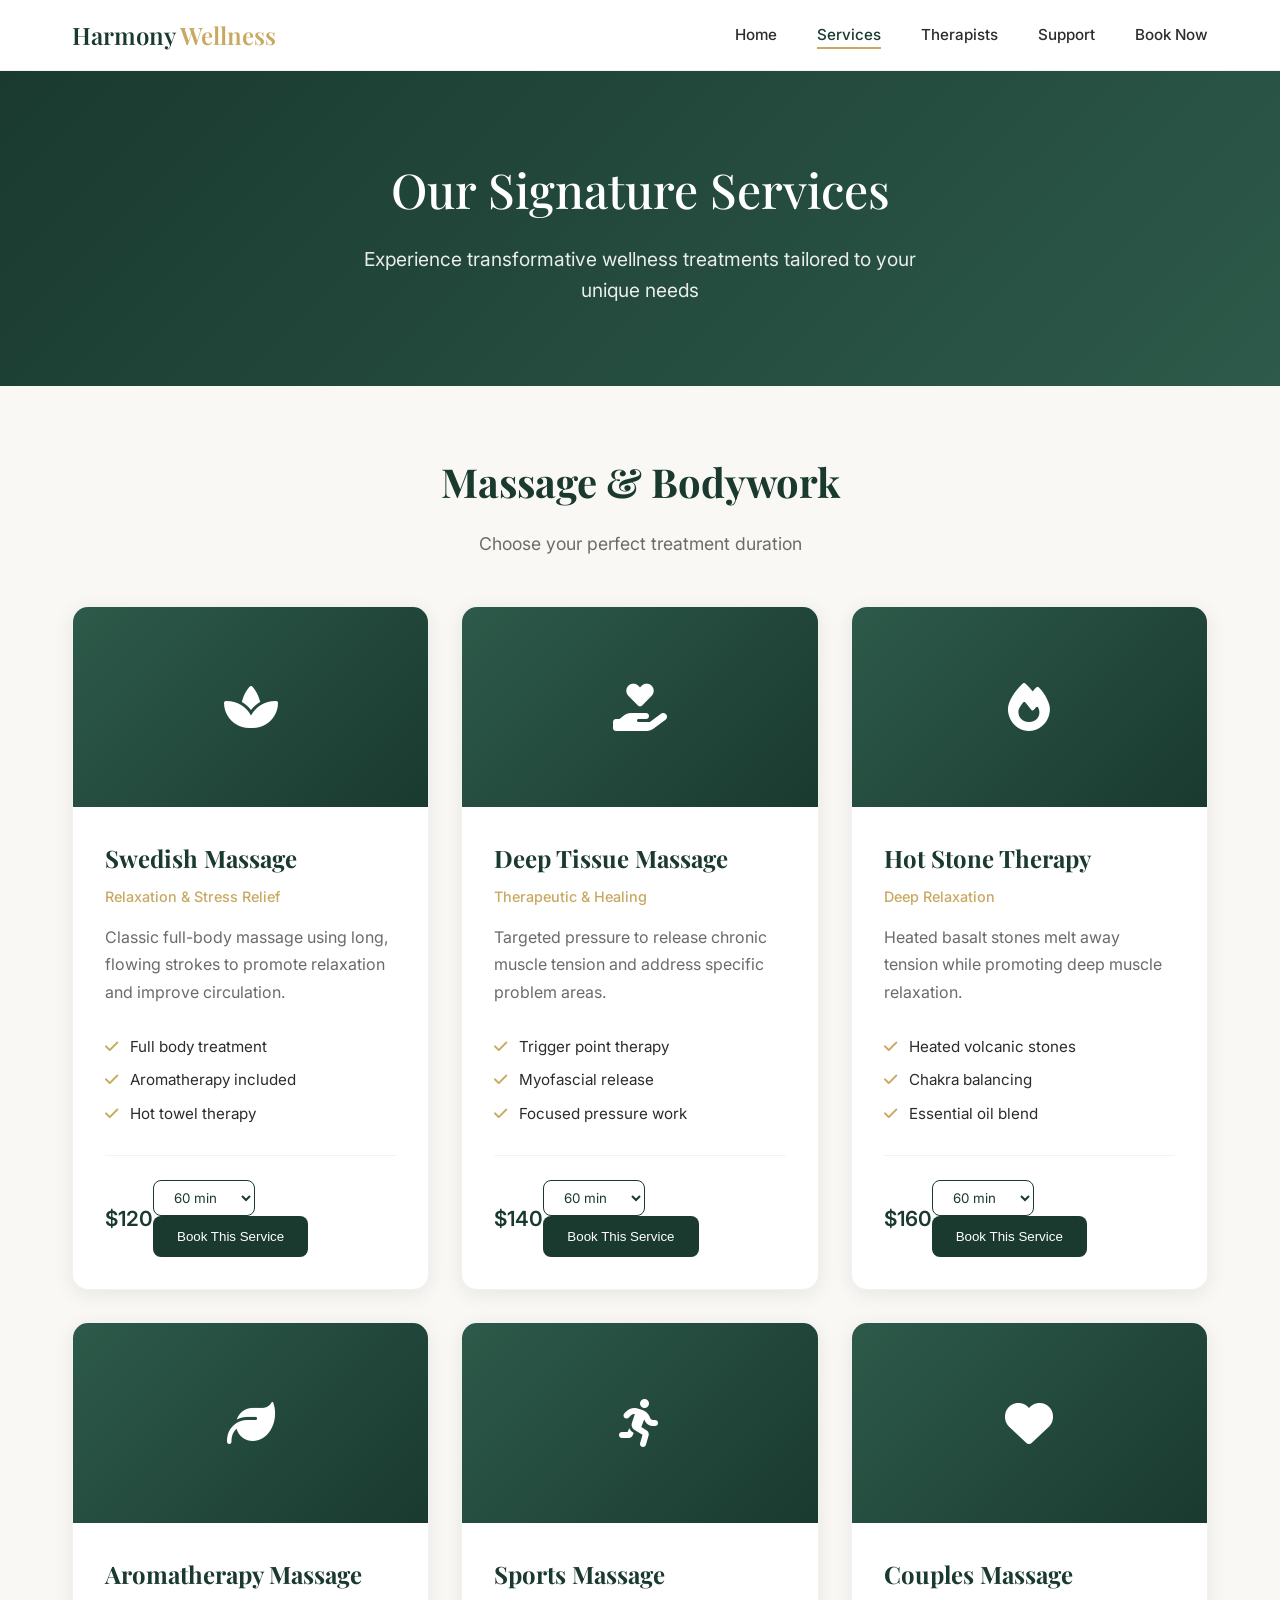
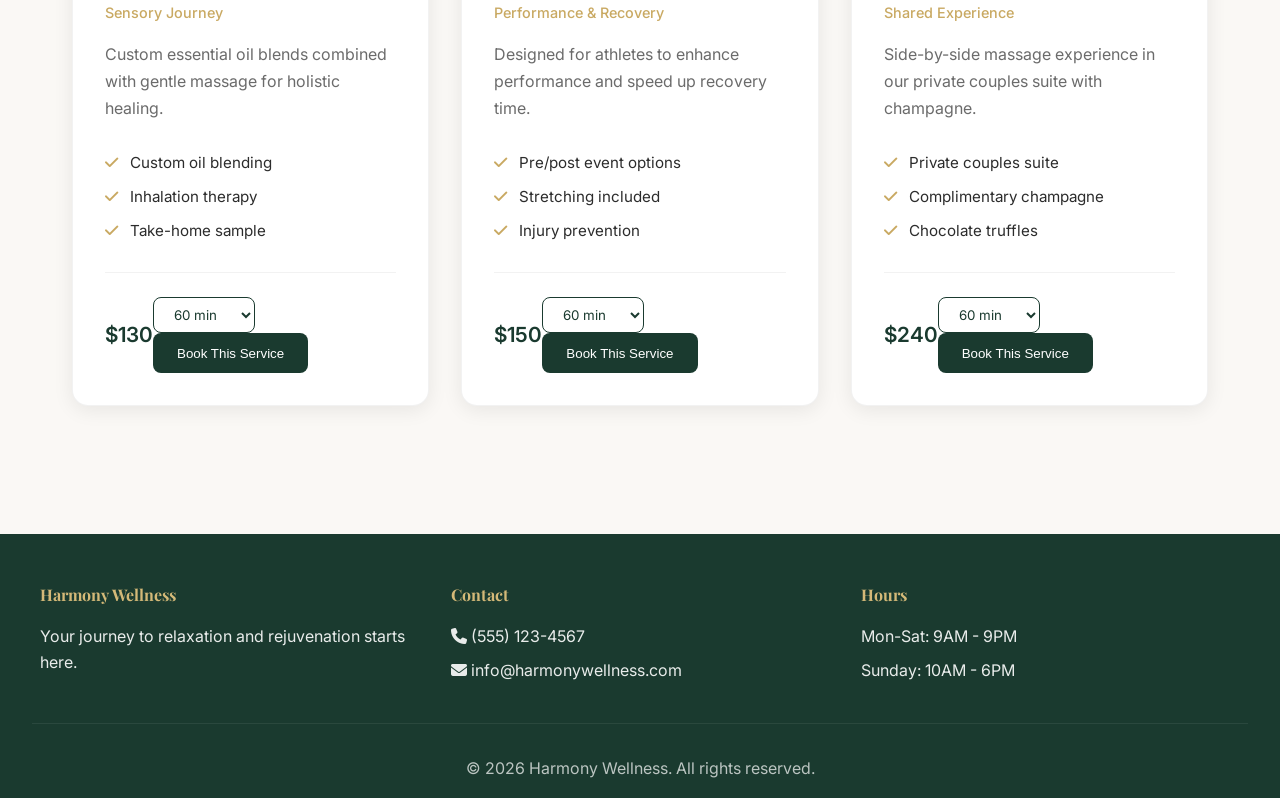
<file: services.html>
<!DOCTYPE html>
<html lang="en">
<head>
    <meta charset="UTF-8">
    <meta name="viewport" content="width=device-width, initial-scale=1.0">
    <title>Our Services | Harmony Wellness</title>
    <link href="https://fonts.googleapis.com/css2?family=Playfair+Display:wght@400;500;600;700&family=Inter:wght@300;400;500;600&display=swap" rel="stylesheet">
    <link rel="stylesheet" href="https://cdnjs.cloudflare.com/ajax/libs/font-awesome/6.4.0/css/all.min.css">
    <style>
        :root {
            --primary: #1a3a2f;
            --primary-light: #2d5a4a;
            --accent: #c9a962;
            --accent-light: #d4b978;
            --bg-cream: #faf8f5;
            --bg-light: #f5f3f0;
            --text-dark: #2c2c2c;
            --text-muted: #6b6b6b;
            --white: #ffffff;
            --shadow: 0 4px 20px rgba(0,0,0,0.08);
            --shadow-hover: 0 8px 30px rgba(0,0,0,0.12);
        }
        
        * {
            margin: 0;
            padding: 0;
            box-sizing: border-box;
        }
        
        body {
            font-family: 'Inter', sans-serif;
            background-color: var(--bg-cream);
            color: var(--text-dark);
            line-height: 1.6;
        }
        
        h1, h2, h3, h4 {
            font-family: 'Playfair Display', serif;
        }
        
        /* Navigation */
        nav {
            position: sticky;
            top: 0;
            background: rgba(255,255,255,0.98);
            backdrop-filter: blur(10px);
            border-bottom: 1px solid rgba(0,0,0,0.05);
            z-index: 1000;
            padding: 1rem 0;
        }
        
        .nav-container {
            max-width: 1200px;
            margin: 0 auto;
            padding: 0 2rem;
            display: flex;
            justify-content: space-between;
            align-items: center;
        }
        
        .logo {
            font-family: 'Playfair Display', serif;
            font-size: 1.5rem;
            font-weight: 600;
            color: var(--primary);
            text-decoration: none;
        }
        
        .logo span {
            color: var(--accent);
        }
        
        .nav-links {
            display: flex;
            gap: 2.5rem;
            list-style: none;
        }
        
        .nav-links a {
            text-decoration: none;
            color: var(--text-dark);
            font-weight: 500;
            font-size: 0.95rem;
            transition: color 0.3s;
            position: relative;
        }
        
        .nav-links a:hover,
        .nav-links a.active {
            color: var(--primary);
        }
        
        .nav-links a.active::after {
            content: '';
            position: absolute;
            bottom: -5px;
            left: 0;
            width: 100%;
            height: 2px;
            background: var(--accent);
        }
        
        .mobile-menu {
            display: none;
            font-size: 1.5rem;
            cursor: pointer;
        }
        
        @media (max-width: 768px) {
            .nav-links {
                display: none;
                position: absolute;
                top: 100%;
                left: 0;
                width: 100%;
                background: var(--white);
                flex-direction: column;
                padding: 1rem;
                gap: 1rem;
                box-shadow: var(--shadow);
            }
            
            .nav-links.active {
                display: flex;
            }
            
            .mobile-menu {
                display: block;
            }
        }
    </style>
</head>
<body>
    <nav>
        <div class="nav-container">
            <a href="index.html" class="logo">Harmony <span>Wellness</span></a>
            <ul class="nav-links" id="navLinks">
                <li><a href="index.html">Home</a></li>
                <li><a href="services.html" class="active">Services</a></li>
                <li><a href="therapists.html">Therapists</a></li>
                <li><a href="support.html">Support</a></li>
                <li><a href="checkout.html">Book Now</a></li>
            </ul>
            <div class="mobile-menu" onclick="toggleNav()">
                <i class="fas fa-bars"></i>
            </div>
        </div>
    </nav>
        <!-- Hero Section -->
    <section class="hero">
        <div class="hero-content">
            <h1>Our Signature Services</h1>
            <p>Experience transformative wellness treatments tailored to your unique needs</p>
        </div>
    </section>

    <style>
        .hero {
            background: linear-gradient(135deg, var(--primary) 0%, var(--primary-light) 100%);
            color: var(--white);
            padding: 5rem 2rem;
            text-align: center;
        }
        
        .hero-content h1 {
            font-size: 3rem;
            margin-bottom: 1rem;
            font-weight: 500;
        }
        
        .hero-content p {
            font-size: 1.2rem;
            opacity: 0.9;
            max-width: 600px;
            margin: 0 auto;
        }
        
        @media (max-width: 768px) {
            .hero-content h1 {
                font-size: 2rem;
            }
        }
        
        /* Services Section */
        .services-section {
            max-width: 1200px;
            margin: 0 auto;
            padding: 4rem 2rem;
        }
        
        .section-header {
            text-align: center;
            margin-bottom: 3rem;
        }
        
        .section-header h2 {
            font-size: 2.5rem;
            color: var(--primary);
            margin-bottom: 1rem;
        }
        
        .section-header p {
            color: var(--text-muted);
            font-size: 1.1rem;
        }
        
        .services-grid {
            display: grid;
            grid-template-columns: repeat(auto-fit, minmax(350px, 1fr));
            gap: 2rem;
        }
        
        .service-card {
            background: var(--white);
            border-radius: 16px;
            overflow: hidden;
            box-shadow: var(--shadow);
            transition: all 0.3s ease;
            border: 1px solid rgba(0,0,0,0.05);
        }
        
        .service-card:hover {
            transform: translateY(-5px);
            box-shadow: var(--shadow-hover);
        }
        
        .service-image {
            height: 200px;
            background: linear-gradient(135deg, var(--primary-light) 0%, var(--primary) 100%);
            display: flex;
            align-items: center;
            justify-content: center;
            color: var(--white);
            font-size: 3rem;
        }
        
        .service-content {
            padding: 2rem;
        }
        
        .service-content h3 {
            font-size: 1.5rem;
            color: var(--primary);
            margin-bottom: 0.5rem;
        }
        
        .service-content .subtitle {
            color: var(--accent);
            font-weight: 500;
            font-size: 0.9rem;
            margin-bottom: 1rem;
            display: block;
        }
        
        .service-content p {
            color: var(--text-muted);
            margin-bottom: 1.5rem;
            line-height: 1.7;
        }
        
        .service-features {
            list-style: none;
            margin-bottom: 1.5rem;
        }
        
        .service-features li {
            padding: 0.3rem 0;
            color: var(--text-dark);
            font-size: 0.95rem;
        }
        
        .service-features li i {
            color: var(--accent);
            margin-right: 0.5rem;
        }
        
        .price-row {
            display: flex;
            justify-content: space-between;
            align-items: center;
            padding-top: 1.5rem;
            border-top: 1px solid rgba(0,0,0,0.05);
        }
        
        .price {
            font-size: 1.3rem;
            font-weight: 600;
            color: var(--primary);
        }
        
        .duration-select {
            padding: 0.5rem 1rem;
            border: 1px solid var(--primary);
            border-radius: 8px;
            background: var(--white);
            color: var(--primary);
            font-family: 'Inter', sans-serif;
            cursor: pointer;
            margin-right: 0.5rem;
        }
        
        .btn-primary {
            background: var(--primary);
            color: var(--white);
            border: none;
            padding: 0.8rem 1.5rem;
            border-radius: 8px;
            font-weight: 500;
            cursor: pointer;
            transition: all 0.3s;
            text-decoration: none;
            display: inline-block;
        }
        
        .btn-primary:hover {
            background: var(--primary-light);
            transform: translateY(-2px);
            box-shadow: 0 4px 12px rgba(26,58,47,0.3);
        }
    </style>
        <section class="services-section">
        <div class="section-header">
            <h2>Massage & Bodywork</h2>
            <p>Choose your perfect treatment duration</p>
        </div>
        
        <div class="services-grid">
            <!-- Swedish Massage -->
            <div class="service-card" data-service="swedish" data-base-price="120">
                <div class="service-image">
                    <i class="fas fa-spa"></i>
                </div>
                <div class="service-content">
                    <h3>Swedish Massage</h3>
                    <span class="subtitle">Relaxation & Stress Relief</span>
                    <p>Classic full-body massage using long, flowing strokes to promote relaxation and improve circulation.</p>
                    <ul class="service-features">
                        <li><i class="fas fa-check"></i> Full body treatment</li>
                        <li><i class="fas fa-check"></i> Aromatherapy included</li>
                        <li><i class="fas fa-check"></i> Hot towel therapy</li>
                    </ul>
                    <div class="price-row">
                        <span class="price" id="price-swedish">$120</span>
                        <div>
                            <select class="duration-select" onchange="updatePrice('swedish', this.value)">
                                <option value="60" data-multiplier="1">60 min</option>
                                <option value="90" data-multiplier="1.4">90 min</option>
                                <option value="120" data-multiplier="1.8">120 min</option>
                            </select>
                            <button class="btn-primary" onclick="bookService('swedish')">Book This Service</button>
                        </div>
                    </div>
                </div>
            </div>

            <!-- Deep Tissue -->
            <div class="service-card" data-service="deeptissue" data-base-price="140">
                <div class="service-image">
                    <i class="fas fa-hand-holding-heart"></i>
                </div>
                <div class="service-content">
                    <h3>Deep Tissue Massage</h3>
                    <span class="subtitle">Therapeutic & Healing</span>
                    <p>Targeted pressure to release chronic muscle tension and address specific problem areas.</p>
                    <ul class="service-features">
                        <li><i class="fas fa-check"></i> Trigger point therapy</li>
                        <li><i class="fas fa-check"></i> Myofascial release</li>
                        <li><i class="fas fa-check"></i> Focused pressure work</li>
                    </ul>
                    <div class="price-row">
                        <span class="price" id="price-deeptissue">$140</span>
                        <div>
                            <select class="duration-select" onchange="updatePrice('deeptissue', this.value)">
                                <option value="60" data-multiplier="1">60 min</option>
                                <option value="90" data-multiplier="1.4">90 min</option>
                                <option value="120" data-multiplier="1.8">120 min</option>
                            </select>
                            <button class="btn-primary" onclick="bookService('deeptissue')">Book This Service</button>
                        </div>
                    </div>
                </div>
            </div>

            <!-- Hot Stone -->
            <div class="service-card" data-service="hotstone" data-base-price="160">
                <div class="service-image">
                    <i class="fas fa-fire"></i>
                </div>
                <div class="service-content">
                    <h3>Hot Stone Therapy</h3>
                    <span class="subtitle">Deep Relaxation</span>
                    <p>Heated basalt stones melt away tension while promoting deep muscle relaxation.</p>
                    <ul class="service-features">
                        <li><i class="fas fa-check"></i> Heated volcanic stones</li>
                        <li><i class="fas fa-check"></i> Chakra balancing</li>
                        <li><i class="fas fa-check"></i> Essential oil blend</li>
                    </ul>
                    <div class="price-row">
                        <span class="price" id="price-hotstone">$160</span>
                        <div>
                            <select class="duration-select" onchange="updatePrice('hotstone', this.value)">
                                <option value="60" data-multiplier="1">60 min</option>
                                <option value="90" data-multiplier="1.4">90 min</option>
                                <option value="120" data-multiplier="1.8">120 min</option>
                            </select>
                            <button class="btn-primary" onclick="bookService('hotstone')">Book This Service</button>
                        </div>
                    </div>
                </div>
            </div>

            <!-- Aromatherapy -->
            <div class="service-card" data-service="aroma" data-base-price="130">
                <div class="service-image">
                    <i class="fas fa-leaf"></i>
                </div>
                <div class="service-content">
                    <h3>Aromatherapy Massage</h3>
                    <span class="subtitle">Sensory Journey</span>
                    <p>Custom essential oil blends combined with gentle massage for holistic healing.</p>
                    <ul class="service-features">
                        <li><i class="fas fa-check"></i> Custom oil blending</li>
                        <li><i class="fas fa-check"></i> Inhalation therapy</li>
                        <li><i class="fas fa-check"></i> Take-home sample</li>
                    </ul>
                    <div class="price-row">
                        <span class="price" id="price-aroma">$130</span>
                        <div>
                            <select class="duration-select" onchange="updatePrice('aroma', this.value)">
                                <option value="60" data-multiplier="1">60 min</option>
                                <option value="90" data-multiplier="1.4">90 min</option>
                                <option value="120" data-multiplier="1.8">120 min</option>
                            </select>
                            <button class="btn-primary" onclick="bookService('aroma')">Book This Service</button>
                        </div>
                    </div>
                </div>
            </div>

            <!-- Sports Massage -->
            <div class="service-card" data-service="sports" data-base-price="150">
                <div class="service-image">
                    <i class="fas fa-running"></i>
                </div>
                <div class="service-content">
                    <h3>Sports Massage</h3>
                    <span class="subtitle">Performance & Recovery</span>
                    <p>Designed for athletes to enhance performance and speed up recovery time.</p>
                    <ul class="service-features">
                        <li><i class="fas fa-check"></i> Pre/post event options</li>
                        <li><i class="fas fa-check"></i> Stretching included</li>
                        <li><i class="fas fa-check"></i> Injury prevention</li>
                    </ul>
                    <div class="price-row">
                        <span class="price" id="price-sports">$150</span>
                        <div>
                            <select class="duration-select" onchange="updatePrice('sports', this.value)">
                                <option value="60" data-multiplier="1">60 min</option>
                                <option value="90" data-multiplier="1.4">90 min</option>
                                <option value="120" data-multiplier="1.8">120 min</option>
                            </select>
                            <button class="btn-primary" onclick="bookService('sports')">Book This Service</button>
                        </div>
                    </div>
                </div>
            </div>

            <!-- Couples Massage -->
            <div class="service-card" data-service="couples" data-base-price="240">
                <div class="service-image">
                    <i class="fas fa-heart"></i>
                </div>
                <div class="service-content">
                    <h3>Couples Massage</h3>
                    <span class="subtitle">Shared Experience</span>
                    <p>Side-by-side massage experience in our private couples suite with champagne.</p>
                    <ul class="service-features">
                        <li><i class="fas fa-check"></i> Private couples suite</li>
                        <li><i class="fas fa-check"></i> Complimentary champagne</li>
                        <li><i class="fas fa-check"></i> Chocolate truffles</li>
                    </ul>
                    <div class="price-row">
                        <span class="price" id="price-couples">$240</span>
                        <div>
                            <select class="duration-select" onchange="updatePrice('couples', this.value)">
                                <option value="60" data-multiplier="1">60 min</option>
                                <option value="90" data-multiplier="1.4">90 min</option>
                                <option value="120" data-multiplier="1.8">120 min</option>
                            </select>
                            <button class="btn-primary" onclick="bookService('couples')">Book This Service</button>
                        </div>
                    </div>
                </div>
            </div>
        </div>
    </section>
        <!-- Footer -->
    <footer>
        <div class="footer-content">
            <div class="footer-section">
                <h4>Harmony Wellness</h4>
                <p>Your journey to relaxation and rejuvenation starts here.</p>
            </div>
            <div class="footer-section">
                <h4>Contact</h4>
                <p><i class="fas fa-phone"></i> (555) 123-4567</p>
                <p><i class="fas fa-envelope"></i> info@harmonywellness.com</p>
            </div>
            <div class="footer-section">
                <h4>Hours</h4>
                <p>Mon-Sat: 9AM - 9PM</p>
                <p>Sunday: 10AM - 6PM</p>
            </div>
        </div>
        <div class="footer-bottom">
            <p>&copy; 2026 Harmony Wellness. All rights reserved.</p>
        </div>
    </footer>

    <style>
        footer {
            background: var(--primary);
            color: var(--white);
            padding: 3rem 2rem 1rem;
            margin-top: 4rem;
        }
        
        .footer-content {
            max-width: 1200px;
            margin: 0 auto;
            display: grid;
            grid-template-columns: repeat(auto-fit, minmax(250px, 1fr));
            gap: 2rem;
            margin-bottom: 2rem;
        }
        
        .footer-section h4 {
            font-family: 'Playfair Display', serif;
            margin-bottom: 1rem;
            color: var(--accent-light);
        }
        
        .footer-section p {
            opacity: 0.9;
            margin-bottom: 0.5rem;
        }
        
        .footer-bottom {
            text-align: center;
            padding-top: 2rem;
            border-top: 1px solid rgba(255,255,255,0.1);
            opacity: 0.7;
        }
    </style>

    <script>
        // Mobile Navigation
        function toggleNav() {
            document.getElementById('navLinks').classList.toggle('active');
        }
        
        // Price Update Function
        function updatePrice(service, duration) {
            const card = document.querySelector(`[data-service="${service}"]`);
            const basePrice = parseInt(card.dataset.basePrice);
            const select = card.querySelector('.duration-select');
            const selectedOption = select.options[select.selectedIndex];
            const multiplier = parseFloat(selectedOption.dataset.multiplier);
            
            const newPrice = Math.round(basePrice * multiplier);
            document.getElementById(`price-${service}`).textContent = `$${newPrice}`;
        }
        
        // Book Service Function - Redirects to checkout with parameters
        function bookService(service) {
            const card = document.querySelector(`[data-service="${service}"]`);
            const basePrice = parseInt(card.dataset.basePrice);
            const select = card.querySelector('.duration-select');
            const selectedOption = select.options[select.selectedIndex];
            const duration = select.value;
            const multiplier = parseFloat(selectedOption.dataset.multiplier);
            const price = Math.round(basePrice * multiplier);
            
            // Get service name
            const serviceName = card.querySelector('h3').textContent;
            
            // Build checkout URL with parameters
            const params = new URLSearchParams({
                service: service,
                serviceName: serviceName,
                duration: duration,
                price: price,
                source: 'services'
            });
            
            // Save to localStorage as fallback
            const bookingData = {
                service: service,
                serviceName: serviceName,
                duration: duration,
                price: price,
                addon: false,
                addonPrice: 0,
                therapist: '',
                source: 'services',
                timestamp: new Date().toISOString()
            };
            localStorage.setItem('harmony_booking', JSON.stringify(bookingData));
            
            // Redirect to checkout
            window.location.href = `checkout.html?${params.toString()}`;
        }
        
        // Close mobile menu when clicking outside
        document.addEventListener('click', function(e) {
            const nav = document.querySelector('nav');
            const navLinks = document.getElementById('navLinks');
            if (!nav.contains(e.target) && navLinks.classList.contains('active')) {
                navLinks.classList.remove('active');
            }
        });
    </script>
</body>
</html>
</file>
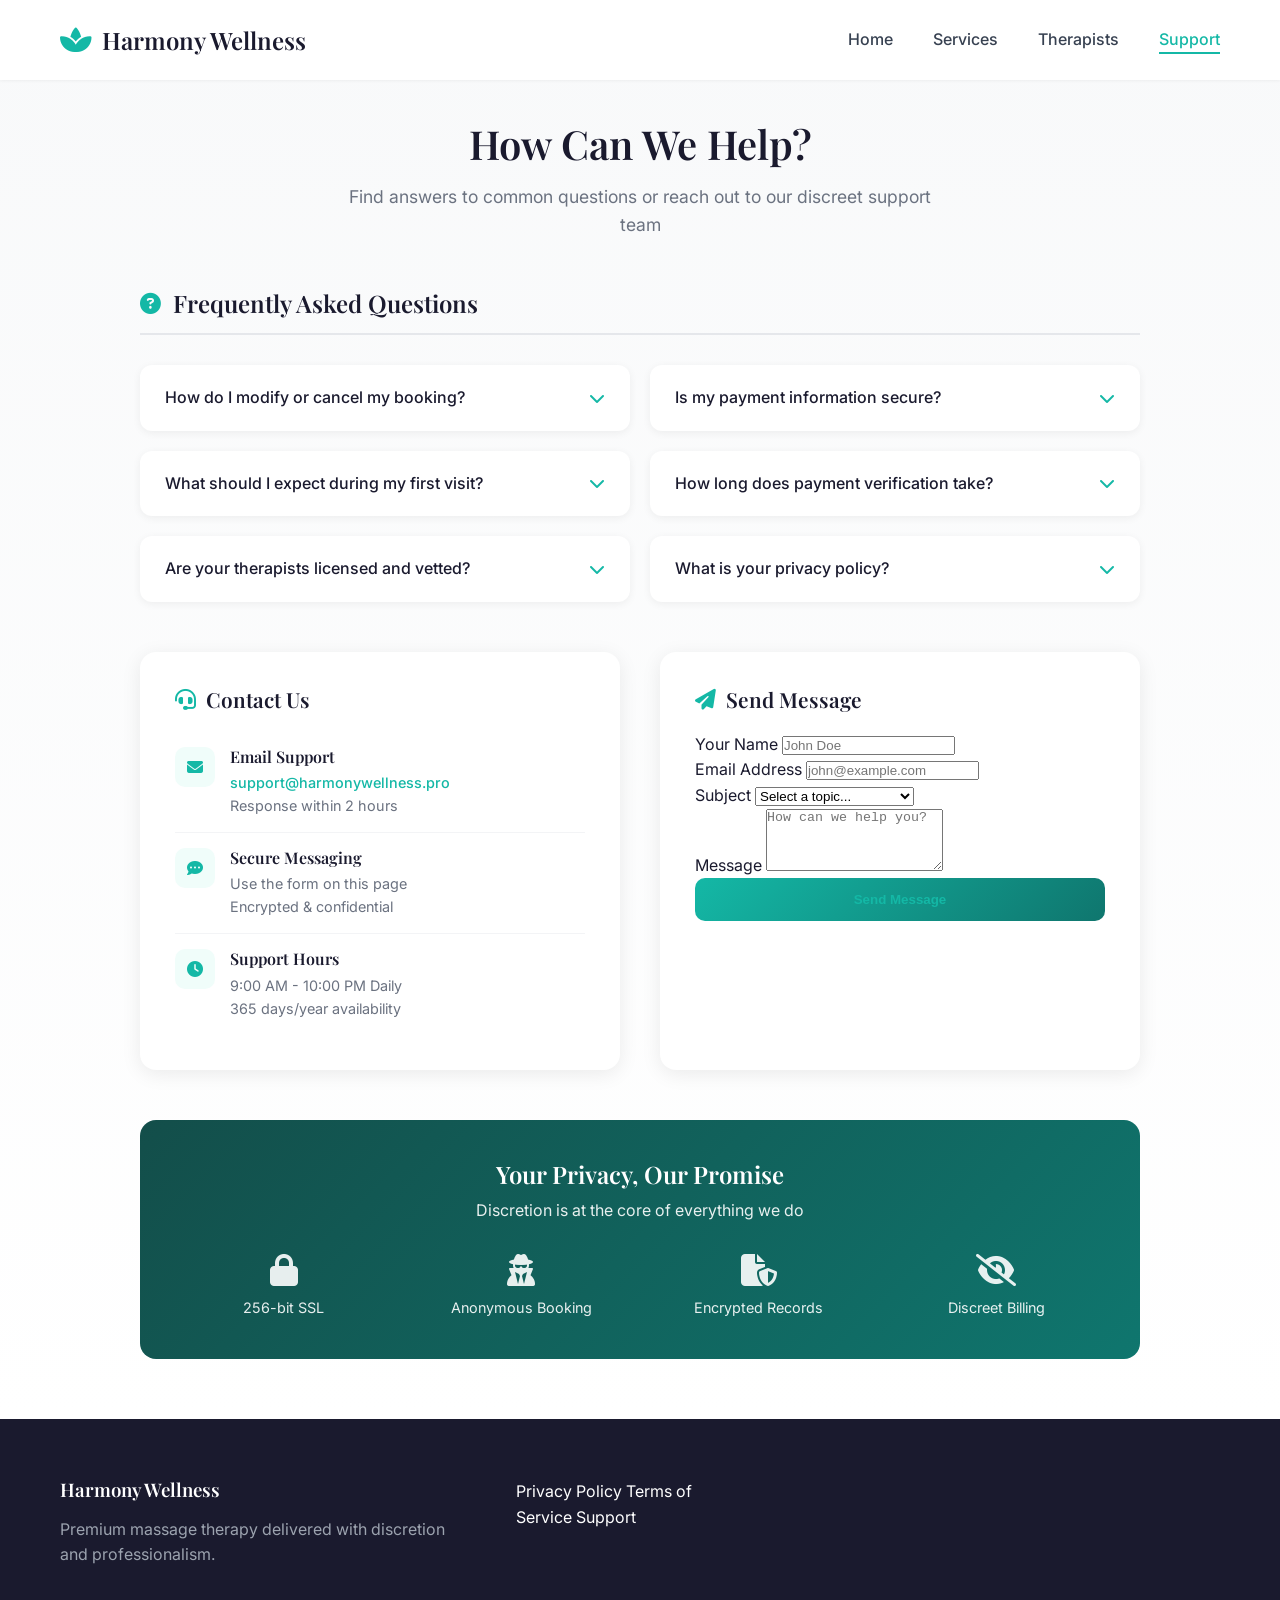
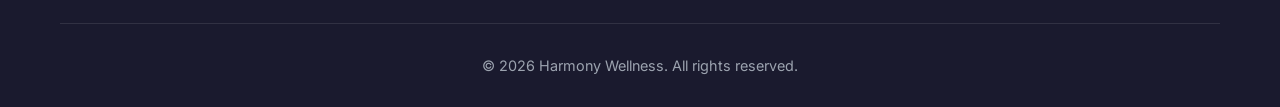
<file: support.html>
<!DOCTYPE html>
<html lang="en">
<head>
    <meta charset="UTF-8">
    <meta name="viewport" content="width=device-width, initial-scale=1.0">
    <meta name="description" content="Get help with your booking - Harmony Wellness Support">
    <title>Support - Harmony Wellness</title>
    
    <!-- Fonts -->
    <link rel="preconnect" href="https://fonts.googleapis.com">
    <link rel="preconnect" href="https://fonts.gstatic.com" crossorigin>
    <link href="https://fonts.googleapis.com/css2?family=Playfair+Display:wght@400;500;600;700&family=Inter:wght@300;400;500;600&display=swap" rel="stylesheet">
    
    <!-- Font Awesome -->
    <link rel="stylesheet" href="https://cdnjs.cloudflare.com/ajax/libs/font-awesome/6.4.0/css/all.min.css">
    
    <!-- Styles -->
    <link rel="stylesheet" href="style.css">
    
    <style>
        /* Support Page Specific Styles */
        .support-section {
            padding: 120px 0 60px;
            background: linear-gradient(180deg, #f8f9fa 0%, #ffffff 100%);
            min-height: 100vh;
        }
        
        .support-container {
            max-width: 1000px;
            margin: 0 auto;
        }
        
        .support-header {
            text-align: center;
            margin-bottom: 50px;
        }
        
        .support-header h1 {
            font-family: 'Playfair Display', serif;
            font-size: 2.5rem;
            color: #1a1a2e;
            margin-bottom: 15px;
        }
        
        .support-header p {
            color: #6b7280;
            font-size: 1.1rem;
            max-width: 600px;
            margin: 0 auto;
        }
        
        /* FAQ Section */
        .faq-section {
            margin-bottom: 50px;
        }
        
        .section-header {
            display: flex;
            align-items: center;
            gap: 12px;
            margin-bottom: 30px;
            padding-bottom: 15px;
            border-bottom: 2px solid #e5e7eb;
        }
        
        .section-header h2 {
            font-family: 'Playfair Display', serif;
            font-size: 1.5rem;
            color: #1a1a2e;
        }
        
        .section-header i {
            color: #14b8a6;
            font-size: 1.3rem;
        }
        
        .faq-grid {
            display: grid;
            grid-template-columns: repeat(auto-fit, minmax(450px, 1fr));
            gap: 20px;
        }
        
        .faq-item {
            background: white;
            border-radius: 12px;
            box-shadow: 0 2px 8px rgba(0,0,0,0.06);
            overflow: hidden;
            transition: all 0.3s ease;
        }
        
        .faq-item:hover {
            box-shadow: 0 4px 16px rgba(0,0,0,0.1);
        }
        
        .faq-question {
            padding: 20px 25px;
            cursor: pointer;
            display: flex;
            justify-content: space-between;
            align-items: center;
            font-weight: 500;
            color: #1a1a2e;
            transition: background 0.3s ease;
        }
        
        .faq-question:hover {
            background: #f9fafb;
        }
        
        .faq-question i {
            color: #14b8a6;
            transition: transform 0.3s ease;
        }
        
        .faq-item.active .faq-question i {
            transform: rotate(180deg);
        }
        
        .faq-answer {
            max-height: 0;
            overflow: hidden;
            transition: max-height 0.3s ease;
        }
        
        .faq-item.active .faq-answer {
            max-height: 300px;
        }
        
        .faq-answer-content {
            padding: 0 25px 20px;
            color: #6b7280;
            line-height: 1.6;
        }
        
        /* Contact Section */
        .contact-section {
            display: grid;
            grid-template-columns: 1fr 1fr;
            gap: 40px;
            margin-bottom: 50px;
        }
        
        .contact-card {
            background: white;
            border-radius: 16px;
            padding: 35px;
            box-shadow: 0 4px 20px rgba(0,0,0,0.08);
        }
        
        .contact-card h3 {
            font-family: 'Playfair Display', serif;
            font-size: 1.3rem;
            color: #1a1a2e;
            margin-bottom: 20px;
            display: flex;
            align-items: center;
            gap: 10px;
        }
        
        .contact-card h3 i {
            color: #14b8a6;
        }
        
        .contact-method {
            display: flex;
            align-items: flex-start;
            gap: 15px;
            padding: 15px 0;
            border-bottom: 1px solid #f3f4f6;
        }
        
        .contact-method:last-child {
            border-bottom: none;
        }
        
        .contact-icon {
            width: 40px;
            height: 40px;
            background: #f0fdfa;
            border-radius: 10px;
            display: flex;
            align-items: center;
            justify-content: center;
            color: #14b8a6;
            flex-shrink: 0;
        }
        
        .contact-details h4 {
            font-size: 1rem;
            color: #1a1a2e;
            margin-bottom: 5px;
        }
        
        .contact-details p {
            font-size: 0.9rem;
            color: #6b7280;
        }
        
        .contact-details a {
            color: #14b8a6;
            text-decoration: none;
            font-weight: 500;
        }
        
        .contact-details a:hover {
            text-decoration: underline;
        }
        
        /* Tally Form Embed */
        .tally-embed {
            width: 100%;
            height: 400px;
            border: none;
            border-radius: 12px;
        }
        
        /* Trust Badges */
        .trust-section {
            background: linear-gradient(135deg, #134e4a 0%, #0f766e 100%);
            border-radius: 16px;
            padding: 40px;
            color: white;
            text-align: center;
        }
        
        .trust-grid {
            display: grid;
            grid-template-columns: repeat(4, 1fr);
            gap: 30px;
            margin-top: 30px;
        }
        
        .trust-item {
            display: flex;
            flex-direction: column;
            align-items: center;
            gap: 10px;
        }
        
        .trust-item i {
            font-size: 2rem;
            opacity: 0.9;
        }
        
        .trust-item span {
            font-size: 0.9rem;
            opacity: 0.9;
        }
        
        @media (max-width: 768px) {
            .faq-grid {
                grid-template-columns: 1fr;
            }
            .contact-section {
                grid-template-columns: 1fr;
            }
            .trust-grid {
                grid-template-columns: repeat(2, 1fr);
            }
        }
    </style>
</head>
<body>
      <!-- Navigation -->
    <nav class="main-nav">
        <div class="container">
            <div class="nav-wrapper">
                <a href="index.html" class="logo">
                    <i class="fas fa-spa"></i>
                    <span>Harmony Wellness</span>
                </a>
                <ul class="nav-links">
                    <li><a href="index.html">Home</a></li>
                    <li><a href="services.html">Services</a></li>
                    <li><a href="therapists.html">Therapists</a></li>
                    <li><a href="support.html" class="active">Support</a></li>
                </ul>
                <button class="mobile-menu-toggle" onclick="toggleMobileMenu()">
                    <i class="fas fa-bars"></i>
                </button>
            </div>
        </div>
    </nav>

    <!-- Support Section -->
    <section class="support-section">
        <div class="container">
            <div class="support-container">
                
                <div class="support-header">
                    <h1>How Can We Help?</h1>
                    <p>Find answers to common questions or reach out to our discreet support team</p>
                </div>

                <!-- FAQ Section -->
                <div class="faq-section">
                    <div class="section-header">
                        <i class="fas fa-question-circle"></i>
                        <h2>Frequently Asked Questions</h2>
                    </div>
                    
                    <div class="faq-grid">
                                              <!-- FAQ 1 -->
                        <div class="faq-item" onclick="toggleFaq(this)">
                            <div class="faq-question">
                                <span>How do I modify or cancel my booking?</span>
                                <i class="fas fa-chevron-down"></i>
                            </div>
                            <div class="faq-answer">
                                <div class="faq-answer-content">
                                    Contact support with your reference code at least 4 hours before your appointment for modifications. Cancellations within 2 hours may incur a 25% fee. Use the contact form below for fastest response.
                                </div>
                            </div>
                        </div>

                        <!-- FAQ 2 -->
                        <div class="faq-item" onclick="toggleFaq(this)">
                            <div class="faq-question">
                                <span>Is my payment information secure?</span>
                                <i class="fas fa-chevron-down"></i>
                            </div>
                            <div class="faq-answer">
                                <div class="faq-answer-content">
                                    Absolutely. We use 256-bit SSL encryption and never store complete payment details. All transactions are processed through secure third-party providers. Your privacy is our priority.
                                </div>
                            </div>
                        </div>

                        <!-- FAQ 3 -->
                        <div class="faq-item" onclick="toggleFaq(this)">
                            <div class="faq-question">
                                <span>What should I expect during my first visit?</span>
                                <i class="fas fa-chevron-down"></i>
                            </div>
                            <div class="faq-answer">
                                <div class="faq-answer-content">
                                    Arrive 10 minutes early to complete a brief intake form. Your therapist will discuss preferences and any areas needing attention. All sessions are conducted in private, climate-controlled suites with premium amenities.
                                </div>
                            </div>
                        </div>

                        <!-- FAQ 4 -->
                        <div class="faq-item" onclick="toggleFaq(this)">
                            <div class="faq-question">
                                <span>How long does payment verification take?</span>
                                <i class="fas fa-chevron-down"></i>
                            </div>
                            <div class="faq-answer">
                                <div class="faq-answer-content">
                                    Verification typically takes 1-4 hours during business hours (9 AM - 10 PM). You'll receive email confirmation once verified. For urgent bookings, contact support with your reference code.
                                </div>
                            </div>
                        </div>

                        <!-- FAQ 5 -->
                        <div class="faq-item" onclick="toggleFaq(this)">
                            <div class="faq-question">
                                <span>Are your therapists licensed and vetted?</span>
                                <i class="fas fa-chevron-down"></i>
                            </div>
                            <div class="faq-answer">
                                <div class="faq-answer-content">
                                    Yes, all therapists hold current licenses and undergo comprehensive background checks. They are independent professionals with 2-8 years experience, rated 4.8+ stars by verified clients.
                                </div>
                            </div>
                        </div>

                        <!-- FAQ 6 -->
                        <div class="faq-item" onclick="toggleFaq(this)">
                            <div class="faq-question">
                                <span>What is your privacy policy?</span>
                                <i class="fas fa-chevron-down"></i>
                            </div>
                            <div class="faq-answer">
                                <div class="faq-answer-content">
                                    We maintain strict confidentiality. Client information is never shared with third parties. Sessions are private, and we use discreet billing descriptors. Review our full Privacy Policy for complete details.
                                </div>
                            </div>
                        </div>
                    </div>
                </div>

                <!-- Contact Section -->
                <div class="contact-section">
                                                          <!-- Contact Methods -->
                    <div class="contact-card">
                        <h3>
                            <i class="fas fa-headset"></i>
                            Contact Us
                        </h3>
                        
                        <div class="contact-method">
                            <div class="contact-icon">
                                <i class="fas fa-envelope"></i>
                            </div>
                            <div class="contact-details">
                                <h4>Email Support</h4>
                                <p><a href="mailto:support@harmonywellness.pro">support@harmonywellness.pro</a></p>
                                <p>Response within 2 hours</p>
                            </div>
                        </div>
                        
                        <div class="contact-method">
                            <div class="contact-icon">
                                <i class="fas fa-comment-dots"></i>
                            </div>
                            <div class="contact-details">
                                <h4>Secure Messaging</h4>
                                <p>Use the form on this page</p>
                                <p>Encrypted & confidential</p>
                            </div>
                        </div>
                        
                        <div class="contact-method">
                            <div class="contact-icon">
                                <i class="fas fa-clock"></i>
                            </div>
                            <div class="contact-details">
                                <h4>Support Hours</h4>
                                <p>9:00 AM - 10:00 PM Daily</p>
                                <p>365 days/year availability</p>
                            </div>
                        </div>
                    </div>

                    <!-- Web3forms Contact Form -->
                    <div class="contact-card">
                        <h3>
                            <i class="fas fa-paper-plane"></i>
                            Send Message
                        </h3>
                        
                        <form id="support-form" class="web3forms-form">
                            <!-- Web3forms Access Key -->
                            <input type="hidden" name="access_key" value="c417cc6f-33c6-4083-85b4-29af8c8f5258">
                            
                            <!-- Honeypot for spam protection -->
                            <input type="checkbox" name="botcheck" class="hidden" style="display: none;">
                            
                            <div class="form-group">
                                <label class="form-label" for="support-name">Your Name</label>
                                <input type="text" id="support-name" name="name" class="form-input" placeholder="John Doe" required>
                            </div>
                            
                            <div class="form-group">
                                <label class="form-label" for="support-email">Email Address</label>
                                <input type="email" id="support-email" name="email" class="form-input" placeholder="john@example.com" required>
                            </div>
                            
                            <div class="form-group">
                                <label class="form-label" for="support-subject">Subject</label>
                                <select id="support-subject" name="subject" class="form-select" required>
                                    <option value="">Select a topic...</option>
                                    <option value="Booking Question">Booking Question</option>
                                    <option value="Payment Issue">Payment Issue</option>
                                    <option value="Modify/Cancel Booking">Modify/Cancel Booking</option>
                                    <option value="General Inquiry">General Inquiry</option>
                                    <option value="Privacy Concern">Privacy Concern</option>
                                </select>
                            </div>
                            
                            <div class="form-group">
                                <label class="form-label" for="support-message">Message</label>
                                <textarea id="support-message" name="message" class="form-textarea" rows="4" placeholder="How can we help you?" required></textarea>
                            </div>
                            
                            <button type="submit" class="btn-primary" style="width: 100%;">
                                <span class="btn-text">Send Message</span>
                                <span class="btn-loader" style="display: none;">
                                    <i class="fas fa-spinner fa-spin"></i> Sending...
                                </span>
                            </button>
                        </form>
                        
                        <div id="form-success" style="display: none; margin-top: 20px; padding: 15px; background: #d1fae5; border-radius: 8px; color: #065f46; text-align: center;">
                            <i class="fas fa-check-circle" style="font-size: 2rem; margin-bottom: 10px;"></i>
                            <p style="margin: 0; font-weight: 500;">Message sent successfully!</p>
                            <p style="margin: 5px 0 0; font-size: 0.9rem;">We'll respond within 2 hours.</p>
                        </div>
                    </div>
                </div>

                <!-- Trust Section -->
                <div class="trust-section">
                    <h3 style="font-family: 'Playfair Display', serif; font-size: 1.5rem; margin-bottom: 10px;">
                        Your Privacy, Our Promise
                    </h3>
                    <p style="opacity: 0.9;">Discretion is at the core of everything we do</p>
                    
                    <div class="trust-grid">
                        <div class="trust-item">
                            <i class="fas fa-lock"></i>
                            <span>256-bit SSL</span>
                        </div>
                        <div class="trust-item">
                            <i class="fas fa-user-secret"></i>
                            <span>Anonymous Booking</span>
                        </div>
                        <div class="trust-item">
                            <i class="fas fa-file-shield"></i>
                            <span>Encrypted Records</span>
                        </div>
                        <div class="trust-item">
                            <i class="fas fa-eye-slash"></i>
                            <span>Discreet Billing</span>
                        </div>
                    </div>
                </div>

            </div>
        </div>
    </section>

    <!-- Footer -->
    <footer class="main-footer">
        <div class="container">
            <div class="footer-content">
                <div class="footer-brand">
                    <h3>Harmony Wellness</h3>
                    <p>Premium massage therapy delivered with discretion and professionalism.</p>
                </div>
                <div class="footer-links">
                    <a href="privacy.html">Privacy Policy</a>
                    <a href="terms.html">Terms of Service</a>
                    <a href="support.html">Support</a>
                </div>
            </div>
            <div class="footer-bottom">
                <p>&copy; 2026 Harmony Wellness. All rights reserved.</p>
            </div>
        </div>
    </footer>

    <script src="script.js"></script>
    <script>
        // FAQ Toggle Function
        function toggleFaq(element) {
            // Close all other FAQs
            document.querySelectorAll('.faq-item').forEach(item => {
                if (item !== element) {
                    item.classList.remove('active');
                }
            });
            
            // Toggle current
            element.classList.toggle('active');
        }
        
        // Web3forms Support Form Handler
        document.getElementById('support-form').addEventListener('submit', async function(e) {
            e.preventDefault();
            
            const form = this;
            const submitBtn = form.querySelector('button[type="submit"]');
            const btnText = submitBtn.querySelector('.btn-text');
            const btnLoader = submitBtn.querySelector('.btn-loader');
            const successDiv = document.getElementById('form-success');
            
            // Show loading state
            submitBtn.disabled = true;
            btnText.style.display = 'none';
            btnLoader.style.display = 'inline';
            
            try {
                const formData = new FormData(form);
                
                const response = await fetch('https://api.web3forms.com/submit', {
                    method: 'POST',
                    body: formData
                });
                
                const data = await response.json();
                
                if (data.success) {
                    // Show success message
                    form.style.display = 'none';
                    successDiv.style.display = 'block';
                    
                    // Reset form after delay
                    setTimeout(() => {
                        form.reset();
                        form.style.display = 'block';
                        successDiv.style.display = 'none';
                        submitBtn.disabled = false;
                        btnText.style.display = 'inline';
                        btnLoader.style.display = 'none';
                    }, 5000);
                } else {
                    throw new Error(data.message || 'Form submission failed');
                }
            } catch (error) {
                console.error('Error:', error);
                alert('Failed to send message. Please try again or email us directly at support@harmonywellness.pro');
                
                submitBtn.disabled = false;
                btnText.style.display = 'inline';
                btnLoader.style.display = 'none';
            }
        });
    </script>
</body>
</html>
</file>
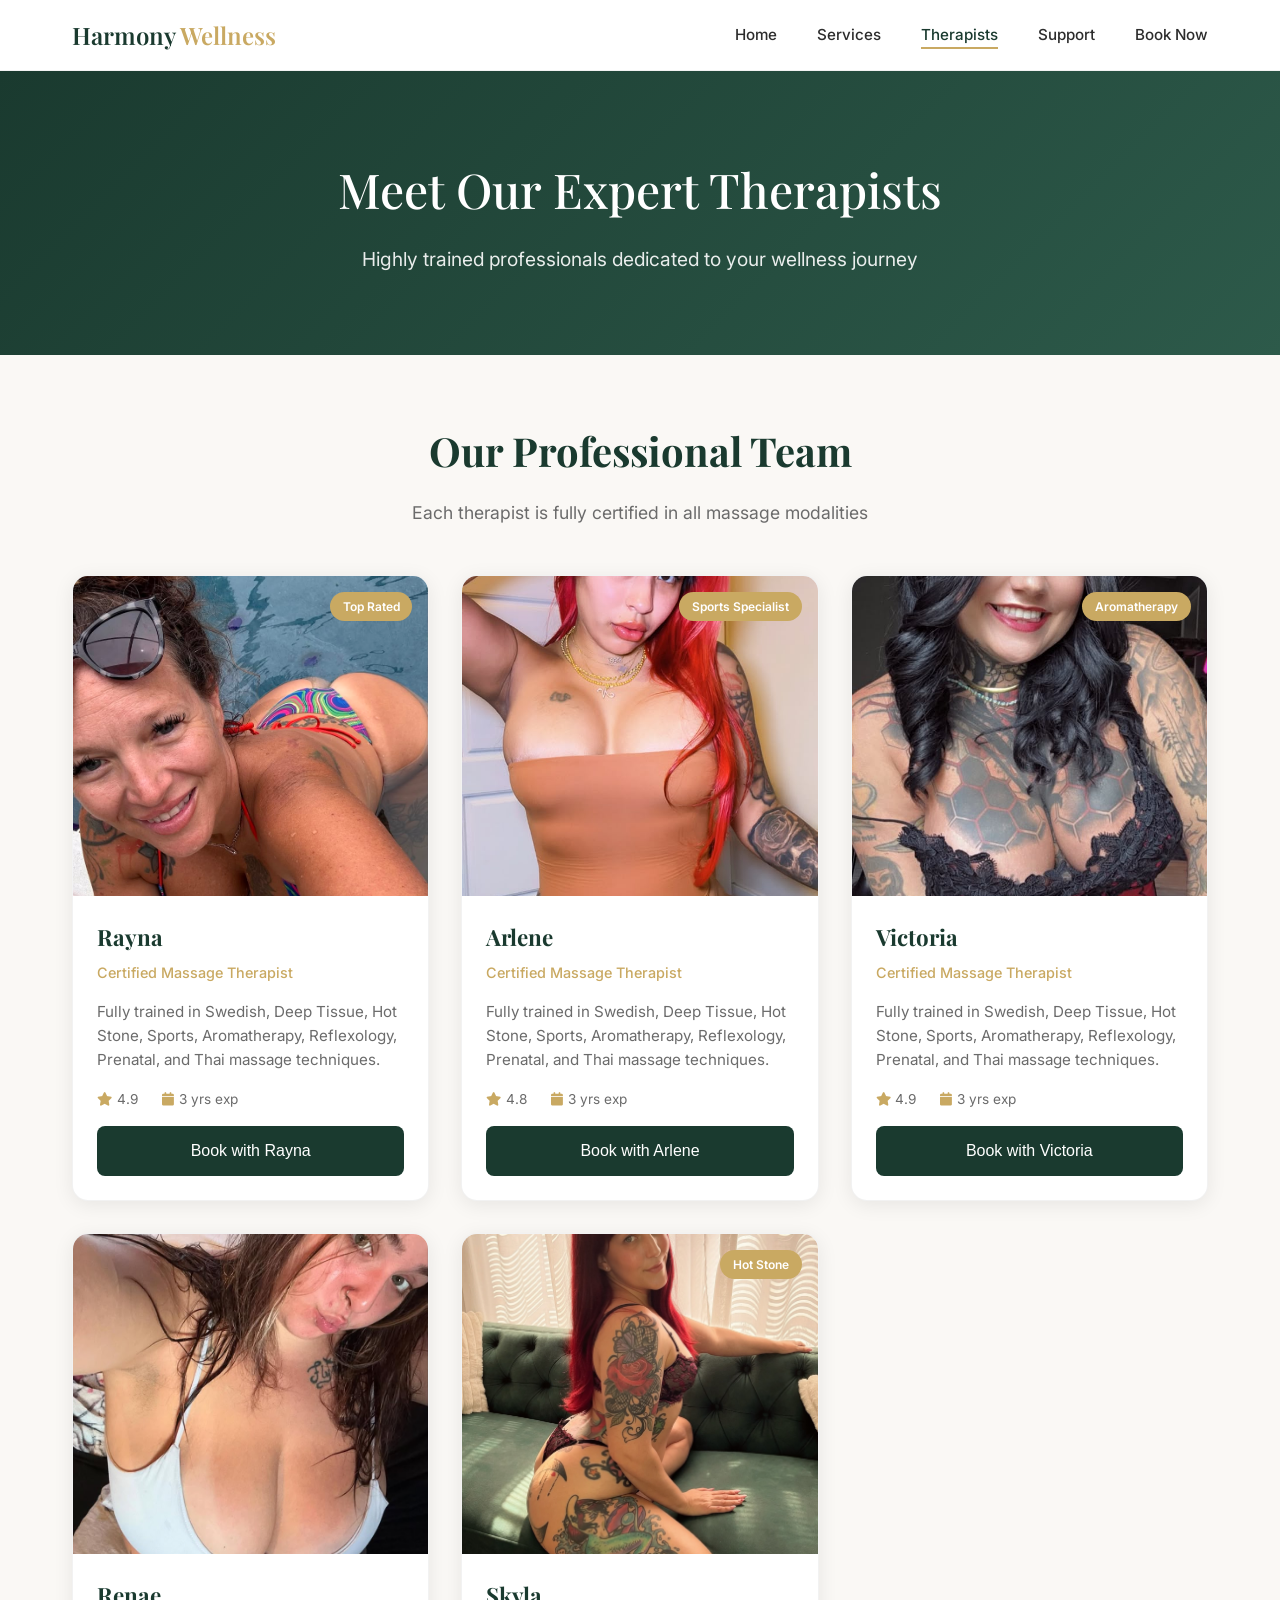
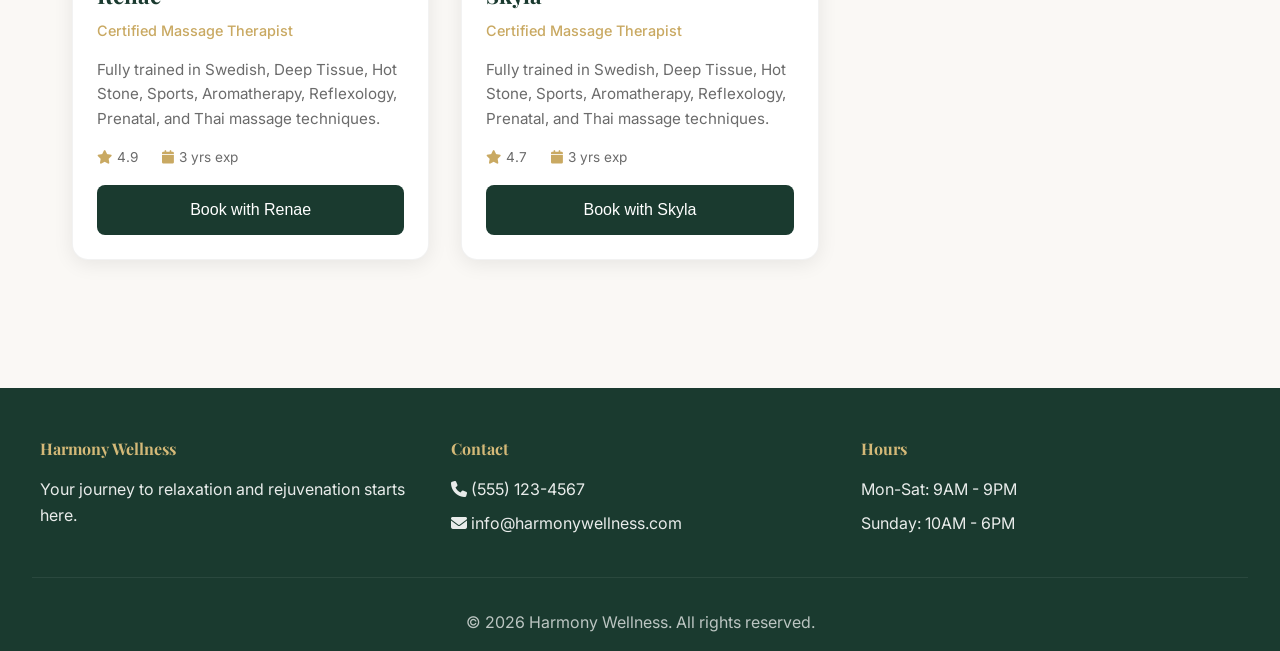
<file: therapists.html>
<!DOCTYPE html>
<html lang="en">
<head>
    <meta charset="UTF-8">
    <meta name="viewport" content="width=device-width, initial-scale=1.0">
    <title>Our Therapists | Harmony Wellness</title>
    <link href="https://fonts.googleapis.com/css2?family=Playfair+Display:wght@400;500;600;700&family=Inter:wght@300;400;500;600&display=swap" rel="stylesheet">
    <link rel="stylesheet" href="https://cdnjs.cloudflare.com/ajax/libs/font-awesome/6.4.0/css/all.min.css">
    <style>
        :root {
            --primary: #1a3a2f;
            --primary-light: #2d5a4a;
            --accent: #c9a962;
            --accent-light: #d4b978;
            --bg-cream: #faf8f5;
            --bg-light: #f5f3f0;
            --text-dark: #2c2c2c;
            --text-muted: #6b6b6b;
            --white: #ffffff;
            --shadow: 0 4px 20px rgba(0,0,0,0.08);
            --shadow-hover: 0 8px 30px rgba(0,0,0,0.12);
        }
        
        * {
            margin: 0;
            padding: 0;
            box-sizing: border-box;
        }
        
        body {
            font-family: 'Inter', sans-serif;
            background-color: var(--bg-cream);
            color: var(--text-dark);
            line-height: 1.6;
        }
        
        h1, h2, h3, h4 {
            font-family: 'Playfair Display', serif;
        }
        
        /* Navigation */
        nav {
            position: sticky;
            top: 0;
            background: rgba(255,255,255,0.98);
            backdrop-filter: blur(10px);
            border-bottom: 1px solid rgba(0,0,0,0.05);
            z-index: 1000;
            padding: 1rem 0;
        }
        
        .nav-container {
            max-width: 1200px;
            margin: 0 auto;
            padding: 0 2rem;
            display: flex;
            justify-content: space-between;
            align-items: center;
        }
        
        .logo {
            font-family: 'Playfair Display', serif;
            font-size: 1.5rem;
            font-weight: 600;
            color: var(--primary);
            text-decoration: none;
        }
        
        .logo span {
            color: var(--accent);
        }
        
        .nav-links {
            display: flex;
            gap: 2.5rem;
            list-style: none;
        }
        
        .nav-links a {
            text-decoration: none;
            color: var(--text-dark);
            font-weight: 500;
            font-size: 0.95rem;
            transition: color 0.3s;
            position: relative;
        }
        
        .nav-links a:hover,
        .nav-links a.active {
            color: var(--primary);
        }
        
        .nav-links a.active::after {
            content: '';
            position: absolute;
            bottom: -5px;
            left: 0;
            width: 100%;
            height: 2px;
            background: var(--accent);
        }
        
        .mobile-menu {
            display: none;
            font-size: 1.5rem;
            cursor: pointer;
        }
        
        @media (max-width: 768px) {
            .nav-links {
                display: none;
                position: absolute;
                top: 100%;
                left: 0;
                width: 100%;
                background: var(--white);
                flex-direction: column;
                padding: 1rem;
                gap: 1rem;
                box-shadow: var(--shadow);
            }
            
            .nav-links.active {
                display: flex;
            }
            
            .mobile-menu {
                display: block;
            }
        }
        
        /* Hero */
        .hero {
            background: linear-gradient(135deg, var(--primary) 0%, var(--primary-light) 100%);
            color: var(--white);
            padding: 5rem 2rem;
            text-align: center;
        }
        
        .hero-content h1 {
            font-size: 3rem;
            margin-bottom: 1rem;
            font-weight: 500;
        }
        
        .hero-content p {
            font-size: 1.2rem;
            opacity: 0.9;
            max-width: 600px;
            margin: 0 auto;
        }
        
        @media (max-width: 768px) {
            .hero-content h1 {
                font-size: 2rem;
            }
        }
        
        /* Therapists Section */
        .therapists-section {
            max-width: 1200px;
            margin: 0 auto;
            padding: 4rem 2rem;
        }
        
        .section-header {
            text-align: center;
            margin-bottom: 3rem;
        }
        
        .section-header h2 {
            font-size: 2.5rem;
            color: var(--primary);
            margin-bottom: 1rem;
        }
        
        .section-header p {
            color: var(--text-muted);
            font-size: 1.1rem;
        }
        
        .therapists-grid {
            display: grid;
            grid-template-columns: repeat(auto-fit, minmax(300px, 1fr));
            gap: 2rem;
        }
        
        .therapist-card {
            background: var(--white);
            border-radius: 16px;
            overflow: hidden;
            box-shadow: var(--shadow);
            transition: all 0.3s ease;
            border: 1px solid rgba(0,0,0,0.05);
        }
        
        .therapist-card:hover {
            transform: translateY(-5px);
            box-shadow: var(--shadow-hover);
        }
        
        .therapist-image {
            height: 320px;
            background: linear-gradient(135deg, var(--bg-light) 0%, #e8e6e3 100%);
            display: flex;
            align-items: center;
            justify-content: center;
            position: relative;
            overflow: hidden;
        }
        
        .therapist-image img {
            width: 100%;
            height: 100%;
            object-fit: cover;
            display: block;
        }
        
        .therapist-image .img-placeholder {
            font-size: 5rem;
            color: var(--primary-light);
            opacity: 0.3;
        }
        
        .therapist-badge {
            position: absolute;
            top: 1rem;
            right: 1rem;
            background: var(--accent);
            color: var(--white);
            padding: 0.3rem 0.8rem;
            border-radius: 20px;
            font-size: 0.75rem;
            font-weight: 600;
        }
        
        .therapist-content {
            padding: 1.5rem;
        }
        
        .therapist-content h3 {
            font-size: 1.4rem;
            color: var(--primary);
            margin-bottom: 0.3rem;
        }
        
        .therapist-title {
            color: var(--accent);
            font-weight: 500;
            font-size: 0.9rem;
            margin-bottom: 1rem;
        }
        
        .therapist-bio {
            color: var(--text-muted);
            font-size: 0.95rem;
            margin-bottom: 1rem;
            line-height: 1.6;
        }
        
        .therapist-stats {
            display: flex;
            gap: 1.5rem;
            margin-bottom: 1rem;
            font-size: 0.85rem;
            color: var(--text-muted);
        }
        
        .therapist-stats span {
            display: flex;
            align-items: center;
            gap: 0.3rem;
        }
        
        .therapist-stats i {
            color: var(--accent);
        }
        
        .btn-book {
            width: 100%;
            background: var(--primary);
            color: var(--white);
            border: none;
            padding: 1rem;
            border-radius: 8px;
            font-weight: 500;
            cursor: pointer;
            transition: all 0.3s;
            font-size: 1rem;
        }
        
        .btn-book:hover {
            background: var(--primary-light);
            transform: translateY(-2px);
            box-shadow: 0 4px 12px rgba(26,58,47,0.3);
        }
        
        /* Footer */
        footer {
            background: var(--primary);
            color: var(--white);
            padding: 3rem 2rem 1rem;
            margin-top: 4rem;
        }
        
        .footer-content {
            max-width: 1200px;
            margin: 0 auto;
            display: grid;
            grid-template-columns: repeat(auto-fit, minmax(250px, 1fr));
            gap: 2rem;
            margin-bottom: 2rem;
        }
        
        .footer-section h4 {
            font-family: 'Playfair Display', serif;
            margin-bottom: 1rem;
            color: var(--accent-light);
        }
        
        .footer-section p {
            opacity: 0.9;
            margin-bottom: 0.5rem;
        }
        
        .footer-bottom {
            text-align: center;
            padding-top: 2rem;
            border-top: 1px solid rgba(255,255,255,0.1);
            opacity: 0.7;
        }
    </style>
</head>
<body>
    <nav>
        <div class="nav-container">
            <a href="index.html" class="logo">Harmony <span>Wellness</span></a>
            <ul class="nav-links" id="navLinks">
                <li><a href="index.html">Home</a></li>
                <li><a href="services.html">Services</a></li>
                <li><a href="therapists.html" class="active">Therapists</a></li>
                <li><a href="support.html">Support</a></li>
                <li><a href="checkout.html">Book Now</a></li>
            </ul>
            <div class="mobile-menu" onclick="toggleNav()">
                <i class="fas fa-bars"></i>
            </div>
        </div>
    </nav>

    <!-- Hero Section -->
    <section class="hero">
        <div class="hero-content">
            <h1>Meet Our Expert Therapists</h1>
            <p>Highly trained professionals dedicated to your wellness journey</p>
        </div>
    </section>

    <section class="therapists-section">
        <div class="section-header">
            <h2>Our Professional Team</h2>
            <p>Each therapist is fully certified in all massage modalities</p>
        </div>
        
        <div class="therapists-grid">
            
            <!-- ==================== HOW TO ADD YOUR OWN IMAGES ==================== -->
            <!-- 
                STEP 1: Create a folder named "images" in the same folder as this HTML file.
                STEP 2: Put your photos inside that folder. Name them exactly:
                         rayna.jpg, arlene.jpg, victoria.jpg, renae.jpg, skyla.jpg
                STEP 3: The code below will automatically load them.
                STEP 4: If you want to use a different folder name or file type,
                         just change the "src=" path below. Examples:
                         - src="photos/rayna.png"
                         - src="https://yourwebsite.com/rayna.jpg"
                         - src="../assets/rayna.jpeg"
            -->
            <!-- ================================================================== -->

            <!-- Therapist 1: Rayna -->
            <div class="therapist-card" data-therapist="rayna">
                <div class="therapist-image">
                    <!-- CHANGE THIS SRC TO YOUR IMAGE PATH -->
                    <img src="images/rayna.jpg" alt="Rayna" onerror="this.style.display='none'; this.parentElement.innerHTML='<i class=\'fas fa-user img-placeholder\'></i><span class=\'therapist-badge\'>Top Rated</span>';">
                    <span class="therapist-badge">Top Rated</span>
                </div>
                <div class="therapist-content">
                    <h3>Rayna</h3>
                    <div class="therapist-title">Certified Massage Therapist</div>
                    <p class="therapist-bio">Fully trained in Swedish, Deep Tissue, Hot Stone, Sports, Aromatherapy, Reflexology, Prenatal, and Thai massage techniques.</p>
                    <div class="therapist-stats">
                        <span><i class="fas fa-star"></i> 4.9</span>
                        <span><i class="fas fa-calendar"></i> 3 yrs exp</span>
                    </div>
                    <button class="btn-book" onclick="bookWithTherapist('rayna', 'Rayna', 'Certified Massage Therapist')">Book with Rayna</button>
                </div>
            </div>

            <!-- Therapist 2: Arlene -->
            <div class="therapist-card" data-therapist="arlene">
                <div class="therapist-image">
                    <!-- CHANGE THIS SRC TO YOUR IMAGE PATH -->
                    <img src="images/arlene.jpg" alt="Arlene" onerror="this.style.display='none'; this.parentElement.innerHTML='<i class=\'fas fa-user img-placeholder\'></i><span class=\'therapist-badge\'>Sports Specialist</span>';">
                    <span class="therapist-badge">Sports Specialist</span>
                </div>
                <div class="therapist-content">
                    <h3>Arlene</h3>
                    <div class="therapist-title">Certified Massage Therapist</div>
                    <p class="therapist-bio">Fully trained in Swedish, Deep Tissue, Hot Stone, Sports, Aromatherapy, Reflexology, Prenatal, and Thai massage techniques.</p>
                    <div class="therapist-stats">
                        <span><i class="fas fa-star"></i> 4.8</span>
                        <span><i class="fas fa-calendar"></i> 3 yrs exp</span>
                    </div>
                    <button class="btn-book" onclick="bookWithTherapist('arlene', 'Arlene', 'Certified Massage Therapist')">Book with Arlene</button>
                </div>
            </div>

            <!-- Therapist 3: Victoria -->
            <div class="therapist-card" data-therapist="victoria">
                <div class="therapist-image">
                    <!-- CHANGE THIS SRC TO YOUR IMAGE PATH -->
                    <img src="images/victoria.jpg" alt="Victoria" onerror="this.style.display='none'; this.parentElement.innerHTML='<i class=\'fas fa-user img-placeholder\'></i><span class=\'therapist-badge\'>Aromatherapy</span>';">
                    <span class="therapist-badge">Aromatherapy</span>
                </div>
                <div class="therapist-content">
                    <h3>Victoria</h3>
                    <div class="therapist-title">Certified Massage Therapist</div>
                    <p class="therapist-bio">Fully trained in Swedish, Deep Tissue, Hot Stone, Sports, Aromatherapy, Reflexology, Prenatal, and Thai massage techniques.</p>
                    <div class="therapist-stats">
                        <span><i class="fas fa-star"></i> 4.9</span>
                        <span><i class="fas fa-calendar"></i> 3 yrs exp</span>
                    </div>
                    <button class="btn-book" onclick="bookWithTherapist('victoria', 'Victoria', 'Certified Massage Therapist')">Book with Victoria</button>
                </div>
            </div>

            <!-- Therapist 4: Renae -->
            <div class="therapist-card" data-therapist="renae">
                <div class="therapist-image">
                    <!-- CHANGE THIS SRC TO YOUR IMAGE PATH -->
                    <img src="images/renae.jpg" alt="Renae" onerror="this.style.display='none'; this.parentElement.innerHTML='<i class=\'fas fa-user img-placeholder\'></i>';">
                </div>
                <div class="therapist-content">
                    <h3>Renae</h3>
                    <div class="therapist-title">Certified Massage Therapist</div>
                    <p class="therapist-bio">Fully trained in Swedish, Deep Tissue, Hot Stone, Sports, Aromatherapy, Reflexology, Prenatal, and Thai massage techniques.</p>
                    <div class="therapist-stats">
                        <span><i class="fas fa-star"></i> 4.9</span>
                        <span><i class="fas fa-calendar"></i> 3 yrs exp</span>
                    </div>
                    <button class="btn-book" onclick="bookWithTherapist('renae', 'Renae', 'Certified Massage Therapist')">Book with Renae</button>
                </div>
            </div>

            <!-- Therapist 5: Skyla -->
            <div class="therapist-card" data-therapist="skyla">
                <div class="therapist-image">
                    <!-- CHANGE THIS SRC TO YOUR IMAGE PATH -->
                    <img src="images/skyla.jpg" alt="Skyla" onerror="this.style.display='none'; this.parentElement.innerHTML='<i class=\'fas fa-user img-placeholder\'></i><span class=\'therapist-badge\'>Hot Stone</span>';">
                    <span class="therapist-badge">Hot Stone</span>
                </div>
                <div class="therapist-content">
                    <h3>Skyla</h3>
                    <div class="therapist-title">Certified Massage Therapist</div>
                    <p class="therapist-bio">Fully trained in Swedish, Deep Tissue, Hot Stone, Sports, Aromatherapy, Reflexology, Prenatal, and Thai massage techniques.</p>
                    <div class="therapist-stats">
                        <span><i class="fas fa-star"></i> 4.7</span>
                        <span><i class="fas fa-calendar"></i> 3 yrs exp</span>
                    </div>
                    <button class="btn-book" onclick="bookWithTherapist('skyla', 'Skyla', 'Certified Massage Therapist')">Book with Skyla</button>
                </div>
            </div>

        </div>
    </section>

    <!-- Footer -->
    <footer>
        <div class="footer-content">
            <div class="footer-section">
                <h4>Harmony Wellness</h4>
                <p>Your journey to relaxation and rejuvenation starts here.</p>
            </div>
            <div class="footer-section">
                <h4>Contact</h4>
                <p><i class="fas fa-phone"></i> (555) 123-4567</p>
                <p><i class="fas fa-envelope"></i> info@harmonywellness.com</p>
            </div>
            <div class="footer-section">
                <h4>Hours</h4>
                <p>Mon-Sat: 9AM - 9PM</p>
                <p>Sunday: 10AM - 6PM</p>
            </div>
        </div>
        <div class="footer-bottom">
            <p>&copy; 2026 Harmony Wellness. All rights reserved.</p>
        </div>
    </footer>

    <script>
        // Mobile Navigation
        function toggleNav() {
            document.getElementById('navLinks').classList.toggle('active');
        }
        
        // Book with Therapist Function
        function bookWithTherapist(therapistId, therapistName, therapistTitle) {
            const bookingData = {
                therapist: therapistId,
                therapistName: therapistName,
                therapistTitle: therapistTitle,
                service: '',
                serviceName: '',
                duration: '60',
                price: 0,
                addon: false,
                addonPrice: 0,
                source: 'therapists',
                timestamp: new Date().toISOString()
            };
            localStorage.setItem('harmony_booking', JSON.stringify(bookingData));
            
            const params = new URLSearchParams({
                therapist: therapistId,
                therapistName: therapistName,
                therapistTitle: therapistTitle,
                source: 'therapists'
            });
            
            window.location.href = `checkout.html?${params.toString()}`;
        }
        
        // Close mobile menu when clicking outside
        document.addEventListener('click', function(e) {
            const nav = document.querySelector('nav');
            const navLinks = document.getElementById('navLinks');
            if (!nav.contains(e.target) && navLinks.classList.contains('active')) {
                navLinks.classList.remove('active');
            }
        });
    </script>
</body>
</html>
</file>
<file: style.css>
/* ============================================
   HARMONY WELLNESS - COMPLETE STYLES
   ============================================ */

:root {
    --primary: #14b8a6;
    --primary-dark: #0f766e;
    --primary-light: #5eead4;
    --gold: #d4af37;
    --gold-dark: #b8941f;
    --black: #1a1a2e;
    --dark-gray: #374151;
    --gray: #6b7280;
    --light-gray: #9ca3af;
    --lighter-gray: #e5e7eb;
    --off-white: #f9fafb;
    --white: #ffffff;
    
    --font-heading: 'Playfair Display', serif;
    --font-body: 'Inter', sans-serif;
    
    --shadow-sm: 0 1px 2px rgba(0,0,0,0.05);
    --shadow-md: 0 4px 6px rgba(0,0,0,0.07);
    --shadow-lg: 0 10px 25px rgba(0,0,0,0.1);
    --shadow-xl: 0 20px 40px rgba(0,0,0,0.15);
    
    --radius-sm: 6px;
    --radius-md: 10px;
    --radius-lg: 16px;
    --radius-xl: 24px;
}

*, *::before, *::after {
    box-sizing: border-box;
    margin: 0;
    padding: 0;
}

html {
    scroll-behavior: smooth;
}

body {
    font-family: var(--font-body);
    color: var(--black);
    line-height: 1.6;
    background: var(--white);
}

.container {
    max-width: 1200px;
    margin: 0 auto;
    padding: 0 20px;
}

img {
    max-width: 100%;
    display: block;
}

a {
    text-decoration: none;
    color: inherit;
}
/* Typography */
h1, h2, h3, h4 {
    font-family: var(--font-heading);
    font-weight: 600;
    line-height: 1.2;
}

.text-gradient {
    background: linear-gradient(135deg, var(--primary) 0%, var(--primary-dark) 100%);
    -webkit-background-clip: text;
    -webkit-text-fill-color: transparent;
    background-clip: text;
}

/* Buttons */
.btn-primary {
    display: inline-flex;
    align-items: center;
    justify-content: center;
    gap: 8px;
    padding: 14px 28px;
    background: linear-gradient(135deg, var(--primary) 0%, var(--primary-dark) 100%);
    color: white;
    font-weight: 600;
    border-radius: var(--radius-md);
    transition: all 0.3s;
    border: none;
    cursor: pointer;
}

.btn-primary:hover {
    transform: translateY(-2px);
    box-shadow: 0 6px 20px rgba(20, 184, 166, 0.4);
}

.btn-secondary {
    display: inline-flex;
    align-items: center;
    justify-content: center;
    gap: 8px;
    padding: 14px 28px;
    background: transparent;
    color: var(--dark-gray);
    font-weight: 600;
    border: 2px solid var(--lighter-gray);
    border-radius: var(--radius-md);
    transition: all 0.3s;
}

.btn-secondary:hover {
    border-color: var(--primary);
    color: var(--primary);
    background: rgba(20, 184, 166, 0.05);
}

.btn-gold {
    display: inline-flex;
    align-items: center;
    justify-content: center;
    gap: 8px;
    padding: 16px 32px;
    background: linear-gradient(135deg, var(--gold) 0%, var(--gold-dark) 100%);
    color: white;
    font-weight: 600;
    border-radius: var(--radius-md);
    transition: all 0.3s;
    border: none;
    cursor: pointer;
}

.btn-gold:hover {
    transform: translateY(-2px);
    box-shadow: 0 6px 20px rgba(212, 175, 55, 0.4);
}

.btn-nav {
    padding: 10px 20px;
    background: linear-gradient(135deg, var(--primary) 0%, var(--primary-dark) 100%);
    color: white;
    font-weight: 600;
    border-radius: var(--radius-md);
    font-size: 0.9rem;
}

.btn-text {
    color: var(--primary);
    font-weight: 600;
    display: inline-flex;
    align-items: center;
    gap: 5px;
}

/* Navigation */
.main-nav {
    position: fixed;
    top: 0;
    left: 0;
    right: 0;
    background: rgba(255, 255, 255, 0.98);
    backdrop-filter: blur(10px);
    z-index: 1000;
    box-shadow: 0 1px 3px rgba(0,0,0,0.05);
}

.nav-wrapper {
    display: flex;
    align-items: center;
    justify-content: space-between;
    height: 80px;
}

.logo {
    display: flex;
    align-items: center;
    gap: 10px;
    font-family: var(--font-heading);
    font-size: 1.5rem;
    font-weight: 600;
    color: var(--black);
}

.logo i {
    color: var(--primary);
    font-size: 1.75rem;
}

.nav-links {
    display: flex;
    align-items: center;
    gap: 40px;
    list-style: none;
}

.nav-links a {
    color: var(--dark-gray);
    font-weight: 500;
    position: relative;
    padding: 5px 0;
}

.nav-links a::after {
    content: '';
    position: absolute;
    bottom: 0;
    left: 0;
    width: 0;
    height: 2px;
    background: var(--primary);
    transition: width 0.3s;
}

.nav-links a:hover::after,
.nav-links a.active::after {
    width: 100%;
}

.nav-links a.active {
    color: var(--primary);
}

.mobile-menu-toggle {
    display: none;
    font-size: 1.5rem;
    color: var(--black);
    background: none;
    border: none;
    cursor: pointer;
}

@media (max-width: 768px) {
    .nav-links {
        position: fixed;
        top: 80px;
        left: 0;
        right: 0;
        background: var(--white);
        flex-direction: column;
        padding: 20px;
        gap: 20px;
        box-shadow: var(--shadow-lg);
        transform: translateY(-150%);
        transition: transform 0.3s;
    }
    
    .nav-links.active {
        transform: translateY(0);
    }
    
    .mobile-menu-toggle {
        display: block;
    }
    
    .btn-nav {
        display: none;
    }
}
/* Hero Section */
.hero-section {
    padding: 160px 0 100px;
    background: linear-gradient(135deg, #f0fdfa 0%, #ffffff 50%, #f0fdfa 100%);
    position: relative;
    overflow: hidden;
}

.hero-bg {
    position: absolute;
    top: -50%;
    right: -20%;
    width: 800px;
    height: 800px;
    background: radial-gradient(circle, rgba(20, 184, 166, 0.08) 0%, transparent 70%);
    pointer-events: none;
}

.hero-content {
    max-width: 800px;
    margin: 0 auto;
    text-align: center;
    position: relative;
    z-index: 1;
}

.hero-badge {
    display: inline-flex;
    align-items: center;
    gap: 8px;
    background: rgba(20, 184, 166, 0.1);
    color: var(--primary-dark);
    padding: 8px 16px;
    border-radius: 50px;
    font-size: 0.875rem;
    font-weight: 500;
    margin-bottom: 20px;
}

.hero-title {
    font-size: clamp(2.5rem, 5vw, 3.5rem);
    margin-bottom: 20px;
    line-height: 1.1;
}

.hero-description {
    font-size: 1.125rem;
    margin-bottom: 30px;
    color: var(--gray);
    max-width: 600px;
    margin-left: auto;
    margin-right: auto;
}

.hero-cta {
    display: flex;
    gap: 15px;
    justify-content: center;
    margin-bottom: 50px;
    flex-wrap: wrap;
}

.hero-stats {
    display: flex;
    justify-content: center;
    gap: 60px;
}

.stat-item {
    text-align: center;
}

.stat-number {
    display: block;
    font-family: var(--font-heading);
    font-size: 2.5rem;
    font-weight: 700;
    color: var(--primary-dark);
}

.stat-label {
    font-size: 0.9rem;
    color: var(--gray);
}

/* Sections */
.section-light {
    padding: 80px 0;
    background: var(--white);
}

.section-dark {
    padding: 80px 0;
    background: linear-gradient(135deg, #1a1a2e 0%, #2d2d44 100%);
}

.section-header {
    text-align: center;
    margin-bottom: 50px;
}

.section-header.light .section-title {
    color: white;
}

.section-subtitle {
    display: inline-block;
    color: var(--primary);
    font-weight: 600;
    text-transform: uppercase;
    letter-spacing: 2px;
    font-size: 0.875rem;
    margin-bottom: 10px;
}

.section-title {
    font-size: 2rem;
    margin-bottom: 15px;
}

.section-description {
    color: var(--gray);
    max-width: 600px;
    margin: 0 auto;
}

/* Service Preview Cards */
.services-preview-grid {
    display: grid;
    grid-template-columns: repeat(auto-fit, minmax(300px, 1fr));
    gap: 30px;
    margin-bottom: 40px;
}

.service-preview-card {
    background: var(--white);
    border-radius: var(--radius-lg);
    padding: 35px;
    text-align: center;
    box-shadow: var(--shadow-md);
    transition: all 0.3s;
    position: relative;
    border: 1px solid var(--lighter-gray);
}

.service-preview-card:hover {
    transform: translateY(-5px);
    box-shadow: var(--shadow-xl);
}

.service-preview-card.featured {
    border: 2px solid var(--primary);
    transform: scale(1.02);
}

.service-badge {
    position: absolute;
    top: -12px;
    left: 50%;
    transform: translateX(-50%);
    background: linear-gradient(135deg, var(--primary) 0%, var(--primary-dark) 100%);
    color: white;
    padding: 6px 16px;
    border-radius: 20px;
    font-size: 0.75rem;
    font-weight: 600;
    text-transform: uppercase;
}

.service-icon {
    width: 70px;
    height: 70px;
    background: linear-gradient(135deg, var(--primary) 0%, var(--primary-dark) 100%);
    border-radius: 50%;
    display: flex;
    align-items: center;
    justify-content: center;
    margin: 0 auto 20px;
    color: white;
    font-size: 1.75rem;
}

.service-preview-card h3 {
    font-size: 1.3rem;
    margin-bottom: 10px;
}

.service-preview-card p {
    color: var(--gray);
    margin-bottom: 15px;
    font-size: 0.95rem;
}

.service-price {
    font-family: var(--font-heading);
    font-size: 1.5rem;
    font-weight: 600;
    color: var(--primary-dark);
    margin-bottom: 15px;
}
/* Therapists Preview */
.therapists-preview-grid {
    display: grid;
    grid-template-columns: repeat(auto-fit, minmax(200px, 1fr));
    gap: 30px;
}

.therapist-preview {
    text-align: center;
}

.therapist-img {
    width: 150px;
    height: 150px;
    border-radius: 50%;
    overflow: hidden;
    margin: 0 auto 15px;
    border: 4px solid rgba(255,255,255,0.2);
    box-shadow: 0 4px 15px rgba(0,0,0,0.2);
}

.therapist-img img {
    width: 100%;
    height: 100%;
    object-fit: cover;
}

.therapist-preview h4 {
    color: white;
    font-size: 1.1rem;
    margin-bottom: 5px;
}

.therapist-preview p {
    color: rgba(255,255,255,0.7);
    font-size: 0.9rem;
    margin-bottom: 8px;
}

.therapist-preview .specialty {
    display: inline-block;
    background: rgba(20, 184, 166, 0.2);
    color: var(--primary-light);
    padding: 4px 12px;
    border-radius: 20px;
    font-size: 0.8rem;
}

/* Trust Section Full */
.trust-section-full {
    padding: 100px 0;
    background: var(--off-white);
}

.trust-section-full h2 {
    text-align: center;
    font-size: 2rem;
    margin-bottom: 50px;
}

.trust-grid-large {
    display: grid;
    grid-template-columns: repeat(auto-fit, minmax(250px, 1fr));
    gap: 30px;
}

.trust-card {
    background: white;
    padding: 35px;
    border-radius: var(--radius-lg);
    text-align: center;
    box-shadow: var(--shadow-md);
    transition: all 0.3s;
}

.trust-card:hover {
    transform: translateY(-5px);
    box-shadow: var(--shadow-xl);
}

.trust-card i {
    font-size: 2.5rem;
    color: var(--primary);
    margin-bottom: 20px;
}

.trust-card h3 {
    font-size: 1.2rem;
    margin-bottom: 10px;
}

.trust-card p {
    color: var(--gray);
    font-size: 0.95rem;
    margin: 0;
}

/* Footer */
.main-footer {
    background: var(--black);
    color: white;
    padding: 60px 0 30px;
}

.footer-content {
    display: grid;
    grid-template-columns: 2fr 1fr 1fr 1fr;
    gap: 40px;
    margin-bottom: 40px;
}

.footer-brand p {
    color: var(--light-gray);
    margin: 15px 0;
}

.footer-social {
    display: flex;
    gap: 15px;
}

.footer-social a {
    width: 40px;
    height: 40px;
    background: rgba(255,255,255,0.1);
    border-radius: 50%;
    display: flex;
    align-items: center;
    justify-content: center;
    color: white;
    transition: all 0.3s;
}

.footer-social a:hover {
    background: var(--primary);
    transform: translateY(-3px);
}

.footer-links-col h4 {
    color: white;
    font-size: 1rem;
    margin-bottom: 20px;
    text-transform: uppercase;
    letter-spacing: 1px;
}

.footer-links-col ul {
    list-style: none;
}

.footer-links-col li {
    margin-bottom: 10px;
}

.footer-links-col a {
    color: var(--light-gray);
    font-size: 0.95rem;
    transition: color 0.3s;
}

.footer-links-col a:hover {
    color: var(--primary);
}

.footer-bottom {
    text-align: center;
    padding-top: 30px;
    border-top: 1px solid rgba(255,255,255,0.1);
    color: var(--light-gray);
    font-size: 0.9rem;
}

@media (max-width: 768px) {
    .footer-content {
        grid-template-columns: 1fr;
        text-align: center;
    }
    
    .footer-social {
        justify-content: center;
    }
    
    .hero-stats {
        flex-direction: column;
        gap: 20px;
    }
}
/* Utilities */
.text-center {
    text-align: center;
}

.hidden {
    display: none;
}

/* Notifications */
.notification {
    position: fixed;
    top: 100px;
    right: 20px;
    background: white;
    padding: 16px 24px;
    border-radius: var(--radius-md);
    box-shadow: var(--shadow-xl);
    display: flex;
    align-items: center;
    gap: 12px;
    transform: translateX(150%);
    transition: transform 0.3s;
    z-index: 2000;
    max-width: 400px;
}

.notification.show {
    transform: translateX(0);
}

.notification.success {
    border-left: 4px solid #10b981;
}

.notification.error {
    border-left: 4px solid #ef4444;
}

.notification.info {
    border-left: 4px solid #3b82f6;
}

.notification i {
    font-size: 1.25rem;
}

.notification.success i { color: #10b981; }
.notification.error i { color: #ef4444; }
.notification.info i { color: #3b82f6; }

/* Loading Spinner */
.spinner {
    display: inline-block;
    width: 20px;
    height: 20px;
    border: 2px solid rgba(255,255,255,0.3);
    border-radius: 50%;
    border-top-color: white;
    animation: spin 1s linear infinite;
}

@keyframes spin {
    to { transform: rotate(360deg); }
}

/* Service Full Card (Services Page) */
.service-full-card {
    background: white;
    border-radius: var(--radius-lg);
    box-shadow: var(--shadow-md);
    overflow: hidden;
}

.service-header {
    display: flex;
    align-items: center;
    gap: 20px;
    padding: 30px;
    background: linear-gradient(135deg, #f0fdfa 0%, #ffffff 100%);
    border-bottom: 1px solid var(--lighter-gray);
}

.service-icon-large {
    width: 80px;
    height: 80px;
    background: linear-gradient(135deg, var(--primary) 0%, var(--primary-dark) 100%);
    border-radius: var(--radius-lg);
    display: flex;
    align-items: center;
    justify-content: center;
    color: white;
    font-size: 2rem;
    flex-shrink: 0;
}

.service-title-block h3 {
    font-size: 1.5rem;
    margin-bottom: 5px;
    display: flex;
    align-items: center;
    gap: 10px;
}

.badge-signature {
    background: linear-gradient(135deg, var(--gold) 0%, var(--gold-dark) 100%);
    color: white;
    padding: 4px 10px;
    border-radius: 20px;
    font-size: 0.7rem;
    text-transform: uppercase;
}

.service-title-block p {
    color: var(--gray);
    margin: 0;
}

/* Responsive */
@media (max-width: 768px) {
    .hero-cta {
        flex-direction: column;
    }
    
    .services-preview-grid,
    .therapists-preview-grid {
        grid-template-columns: 1fr;
    }
    
    .trust-grid-large {
        grid-template-columns: 1fr;
    }
    
    .stat-number {
        font-size: 2rem;
    }
}

/* Accessibility */
@media (prefers-reduced-motion: reduce) {
    * {
        animation-duration: 0.01ms !important;
        transition-duration: 0.01ms !important;
    }
}
</file>
